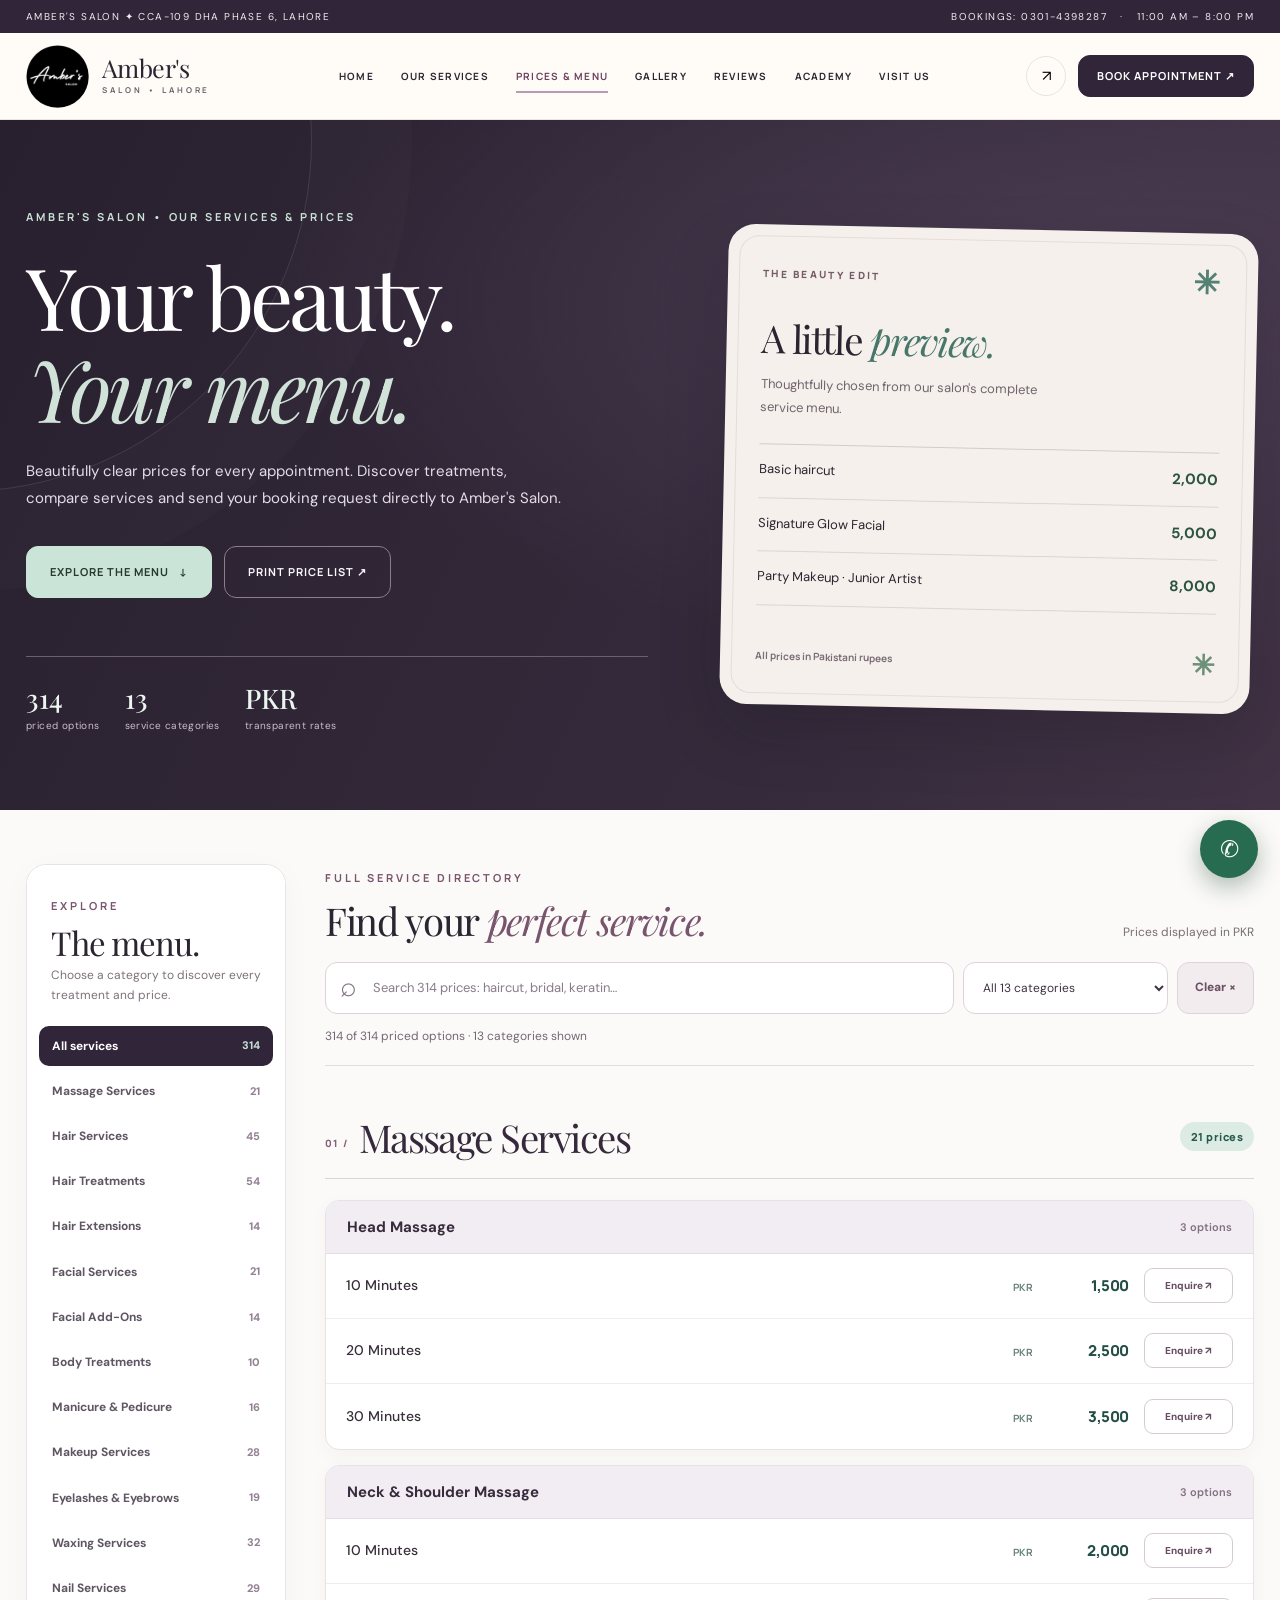
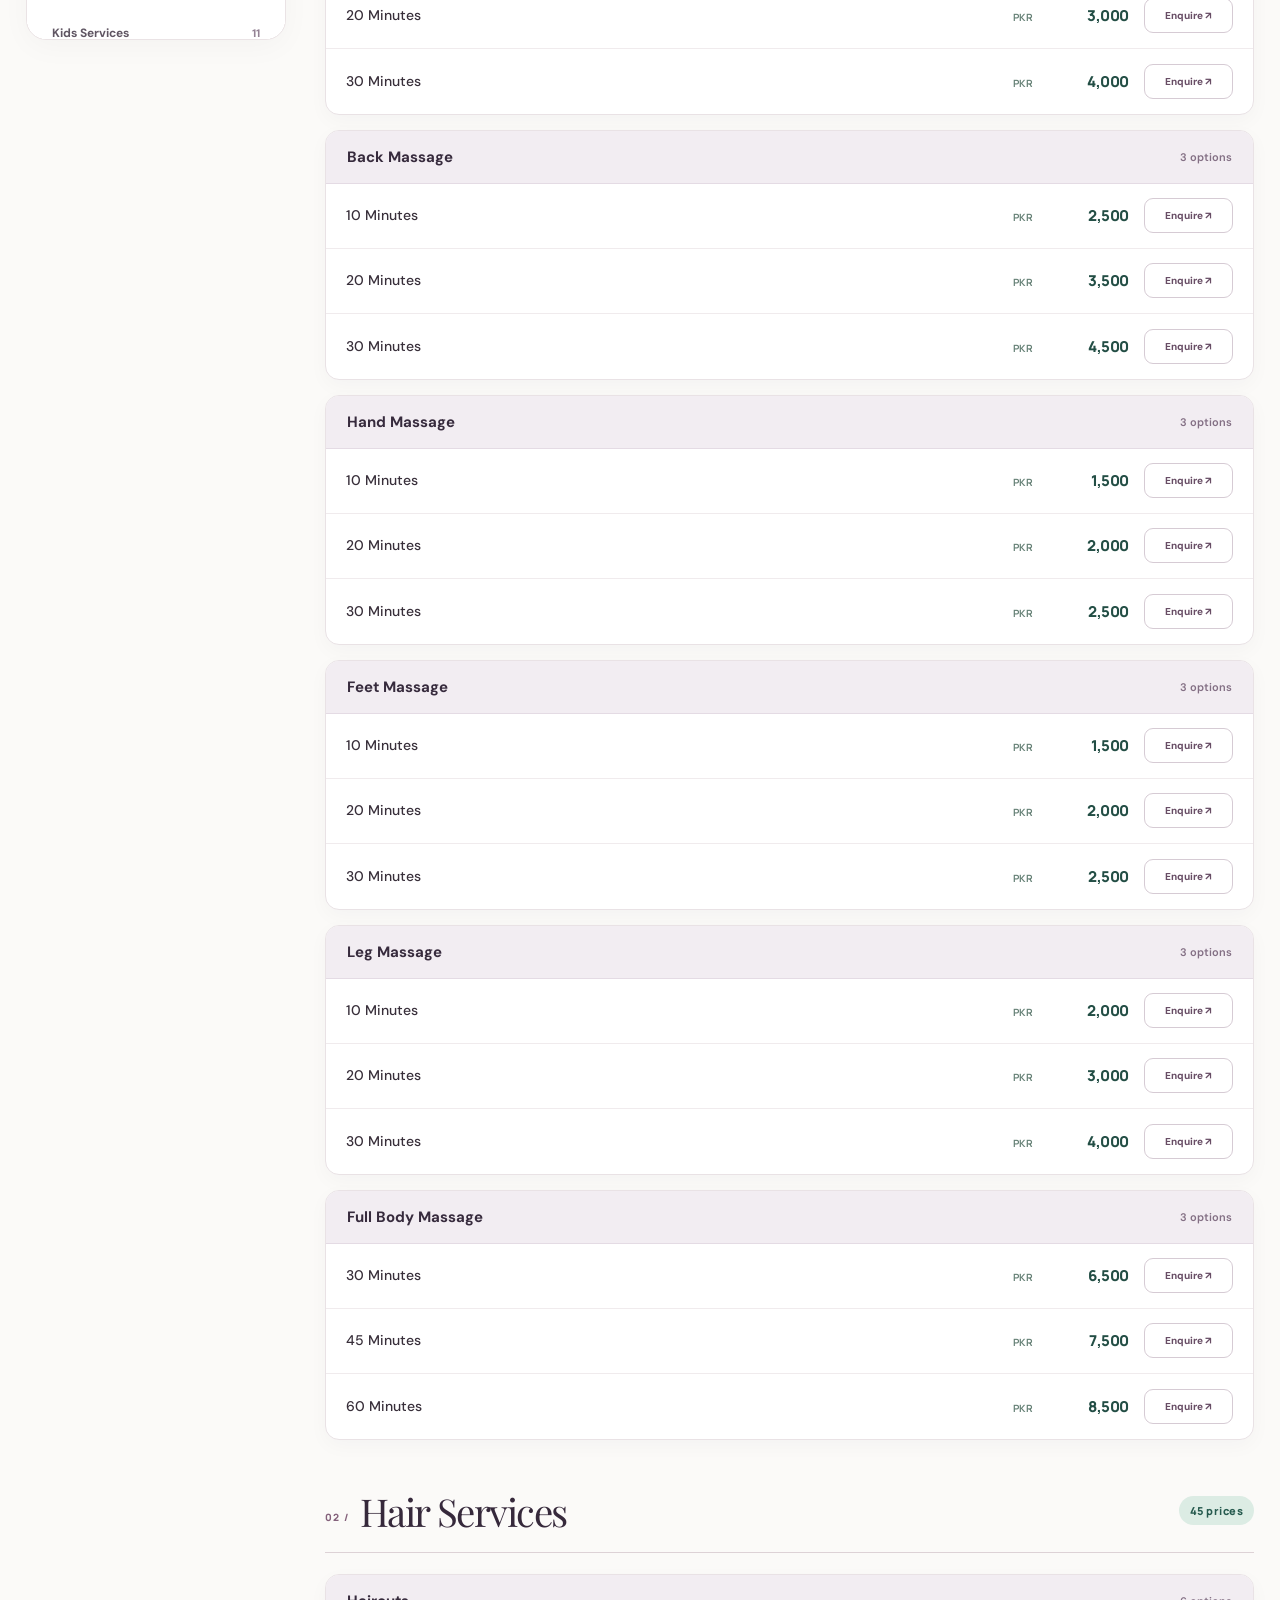
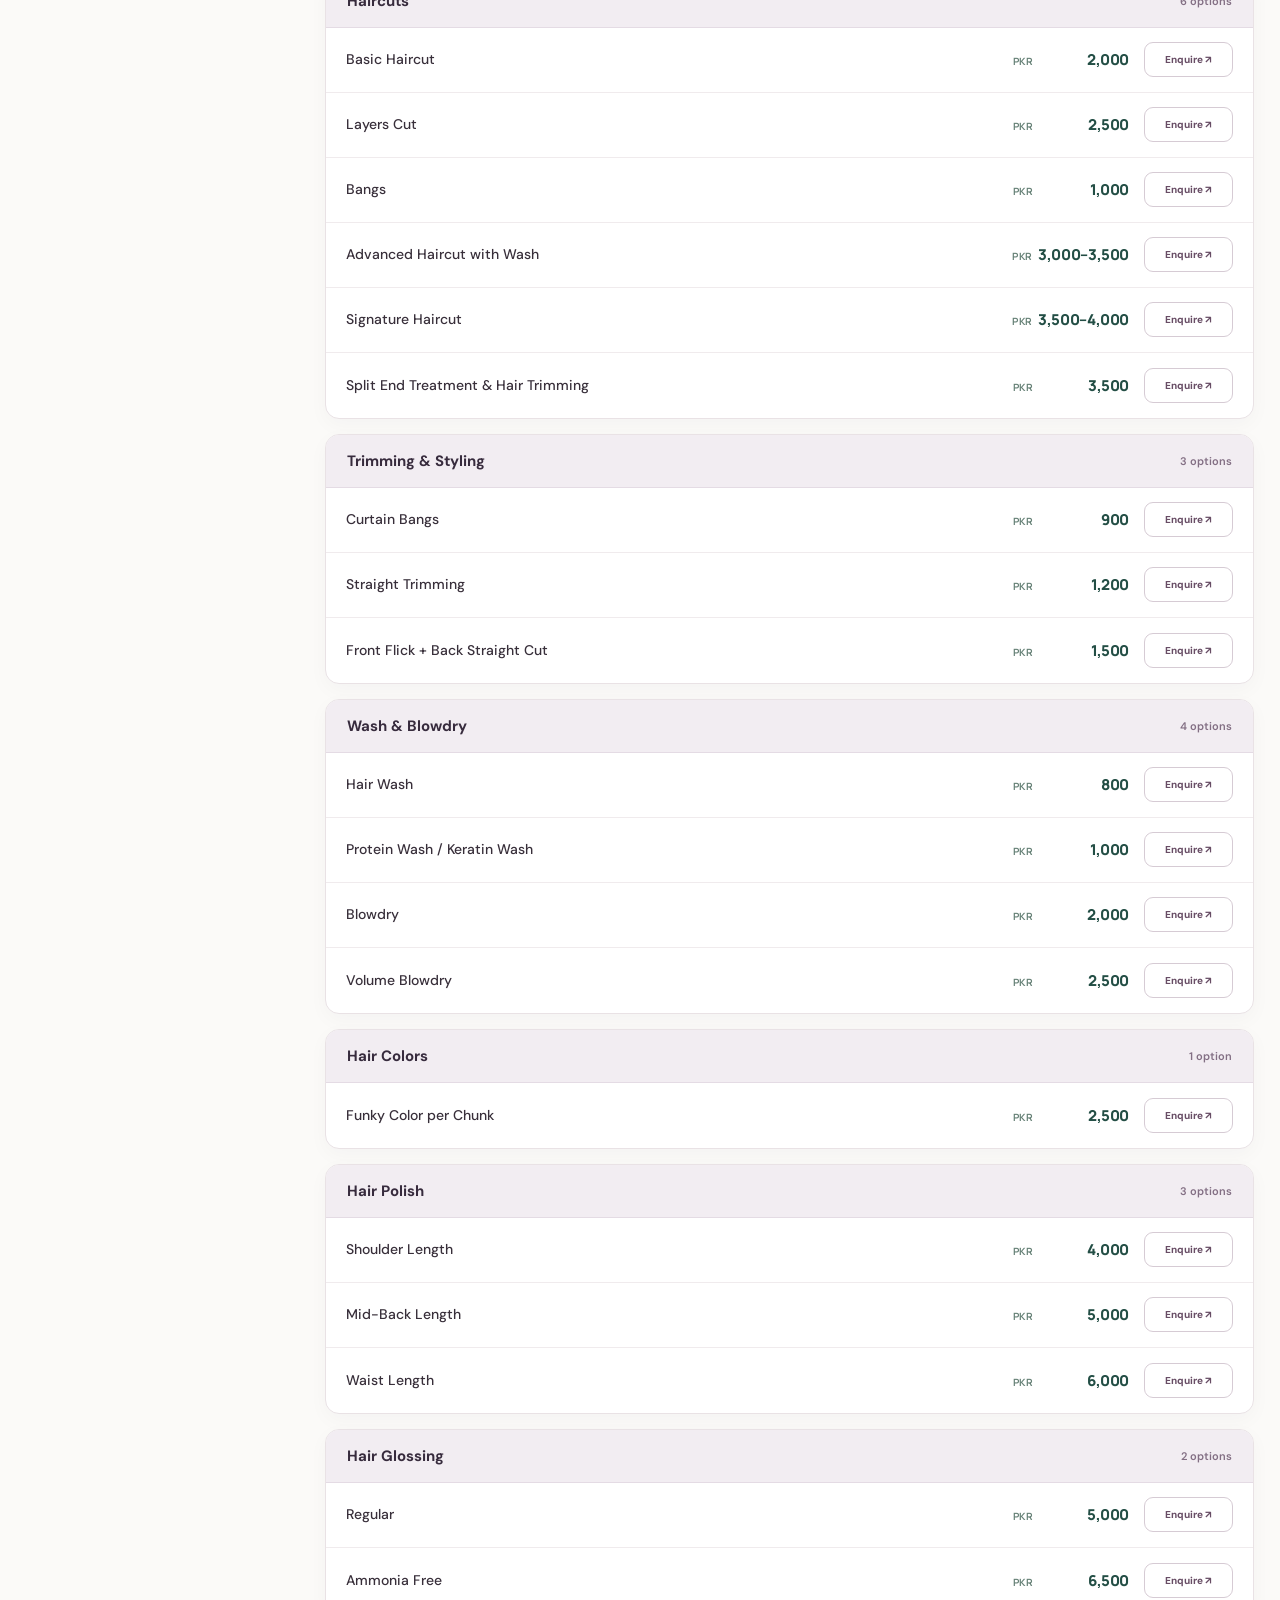
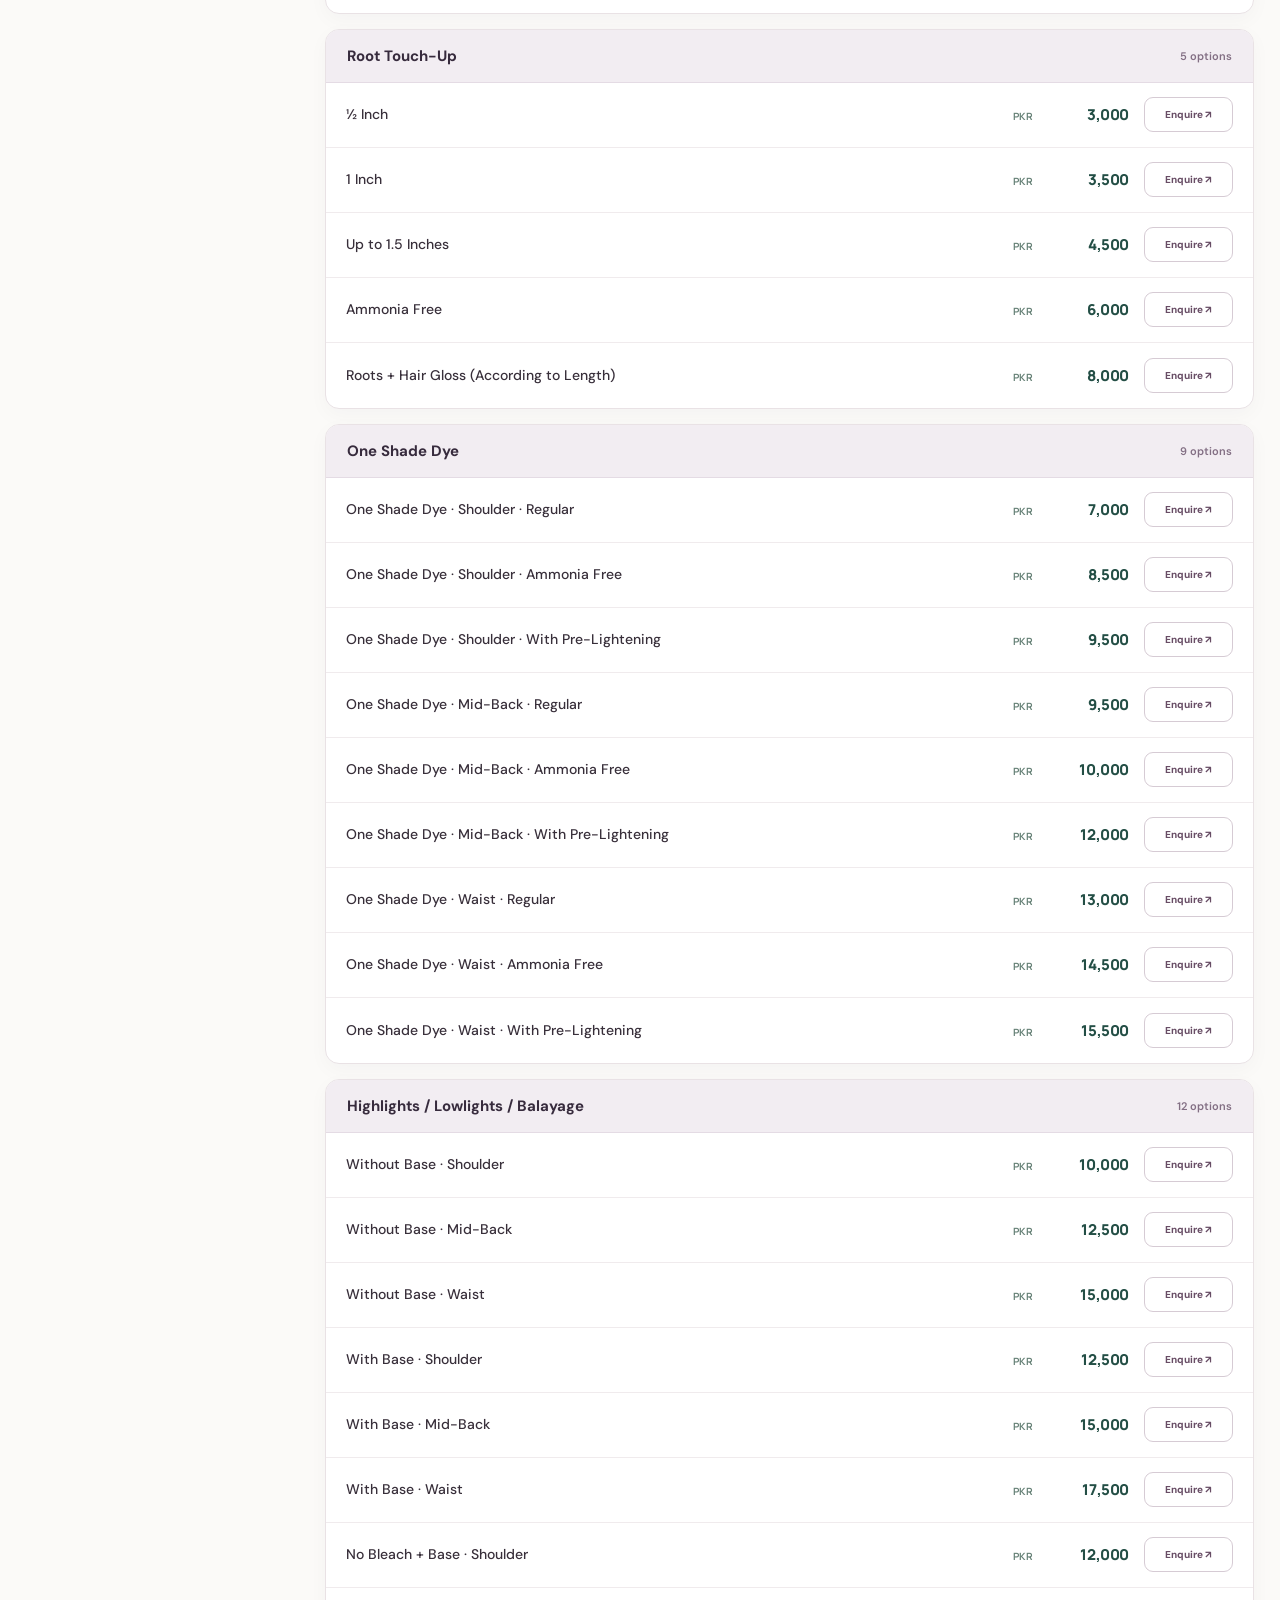
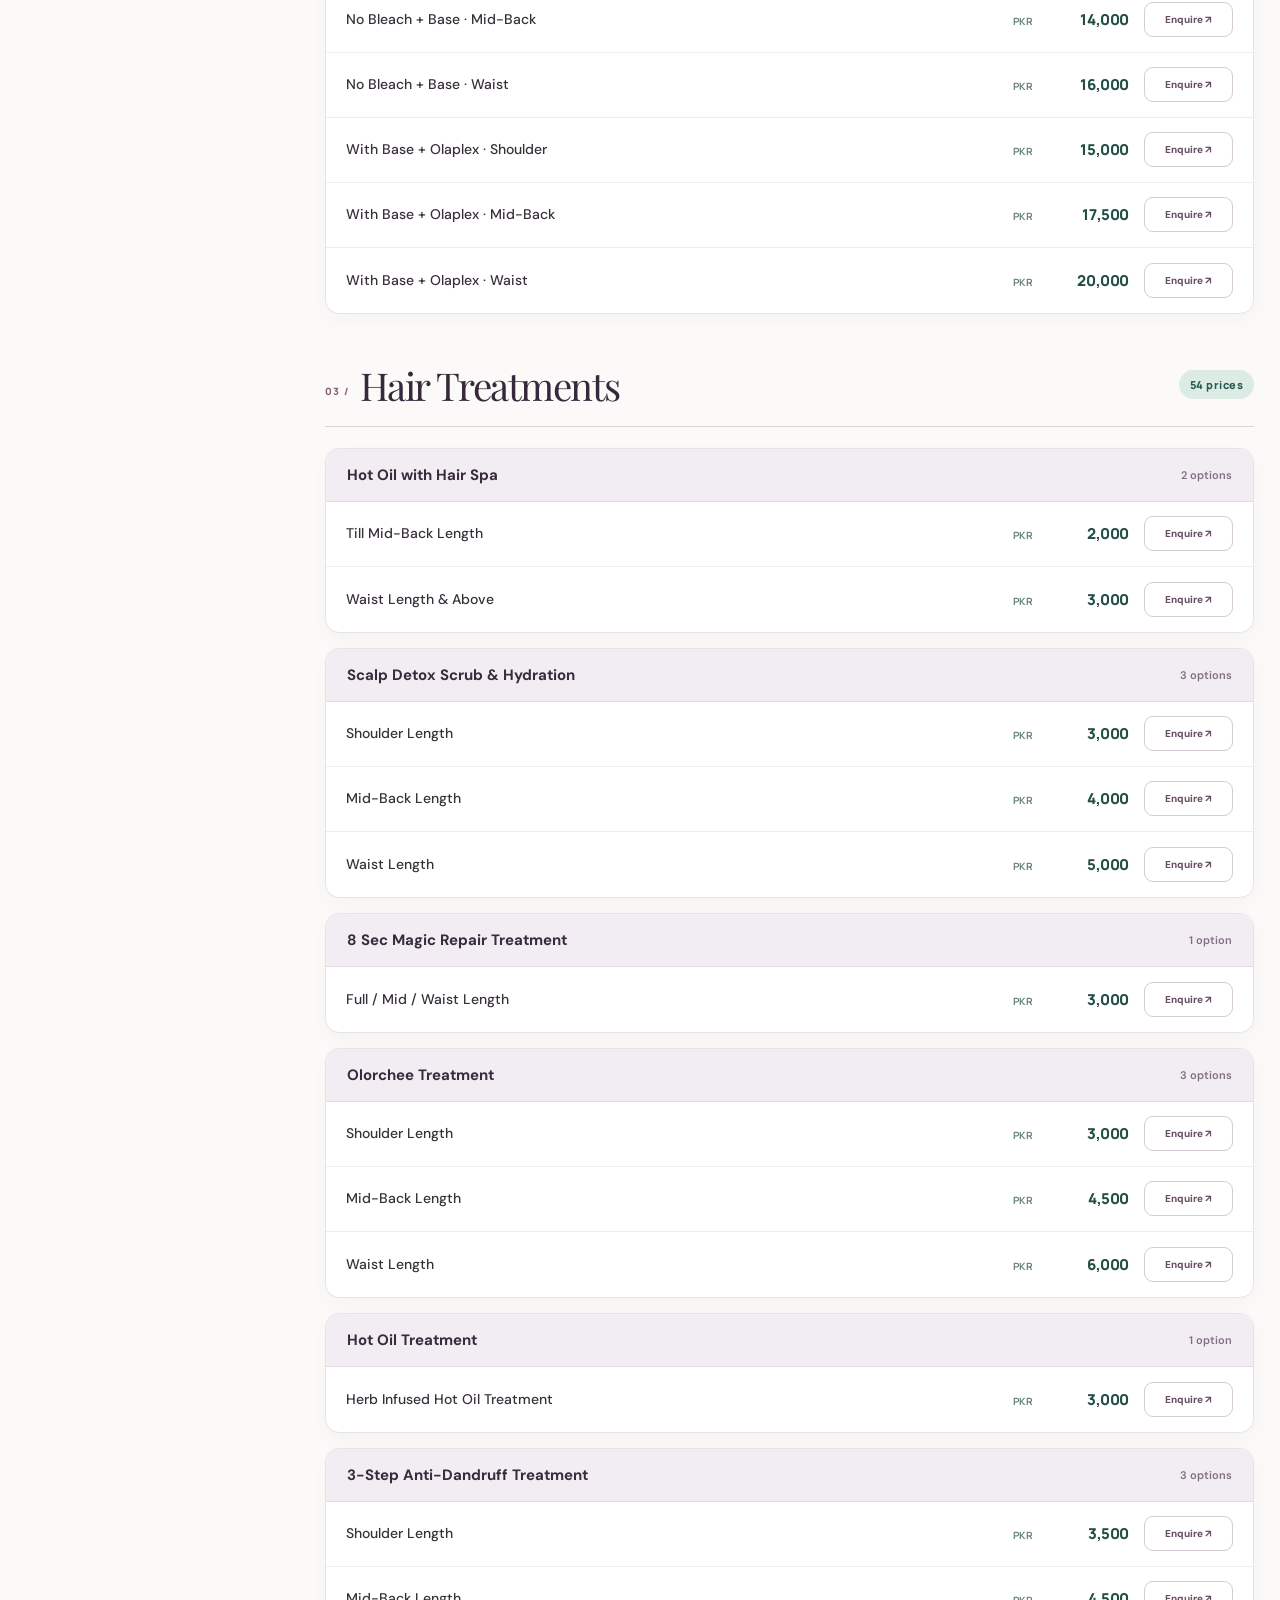
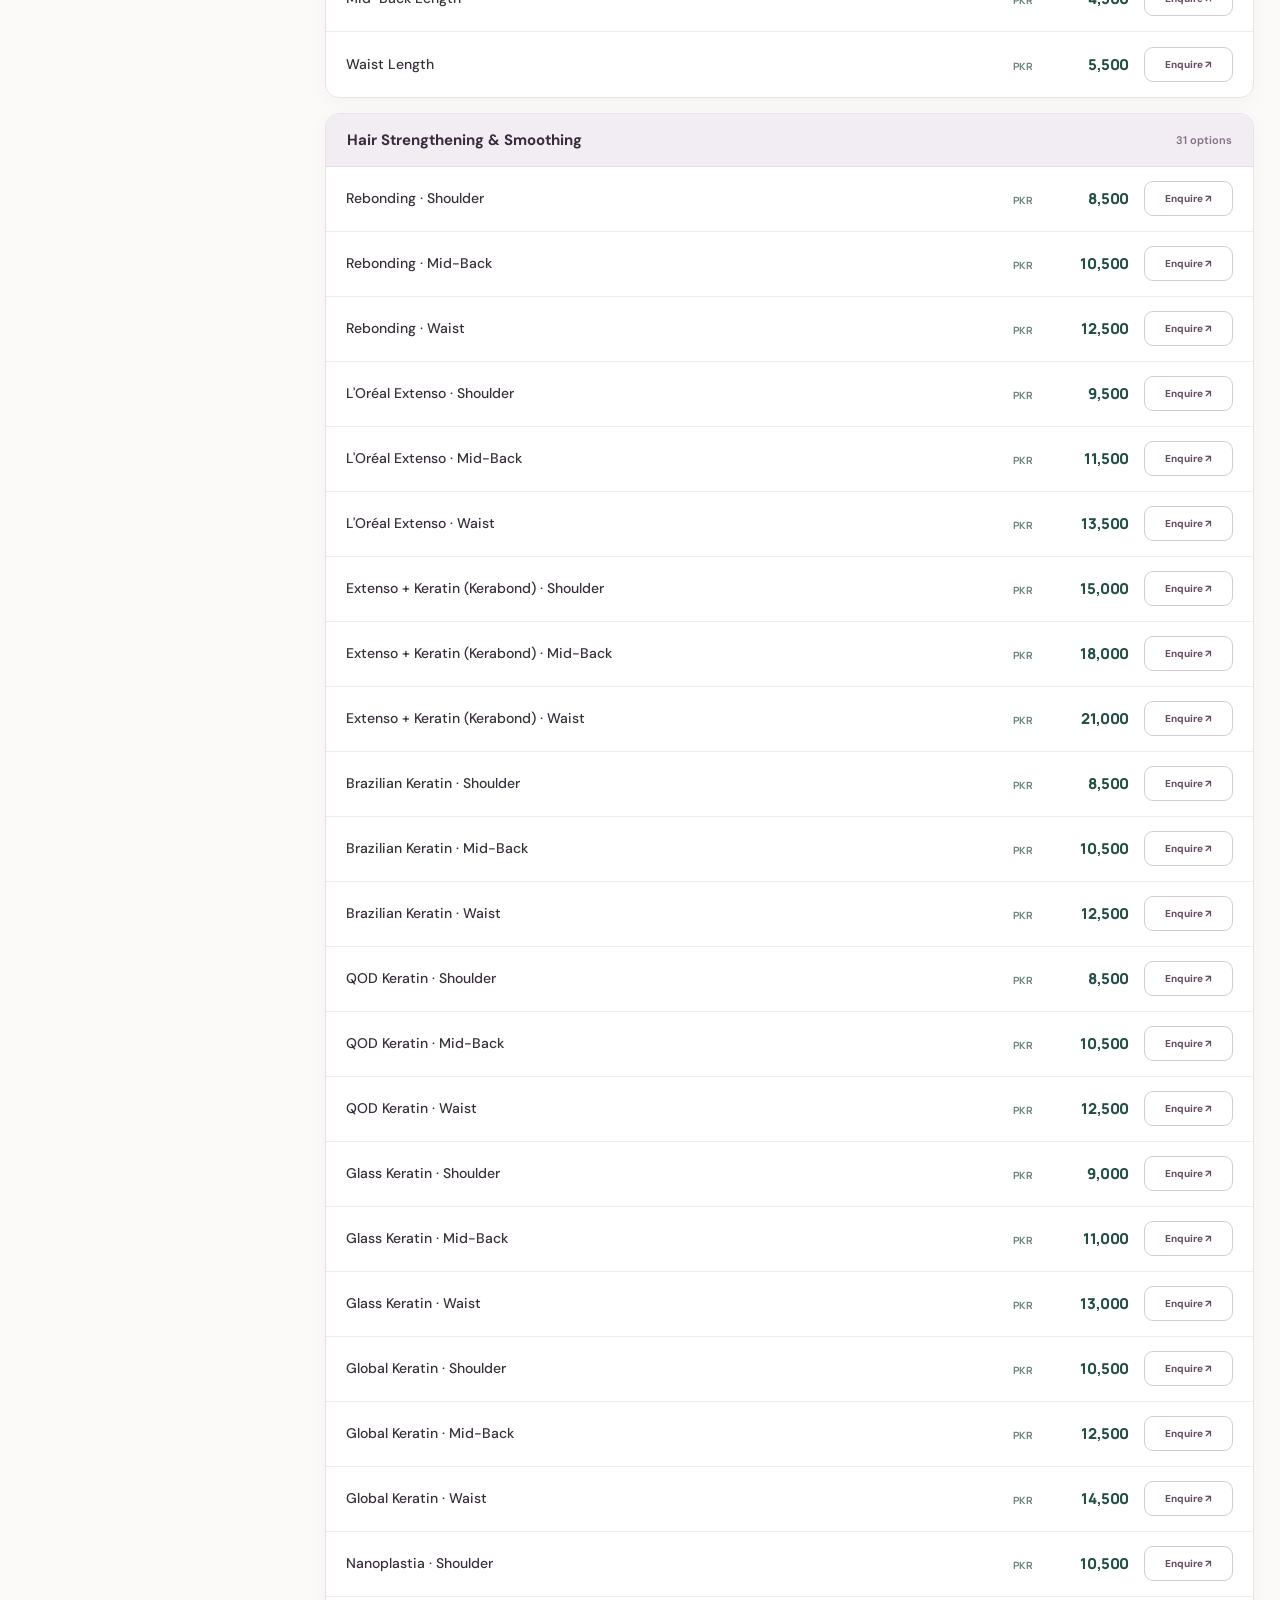
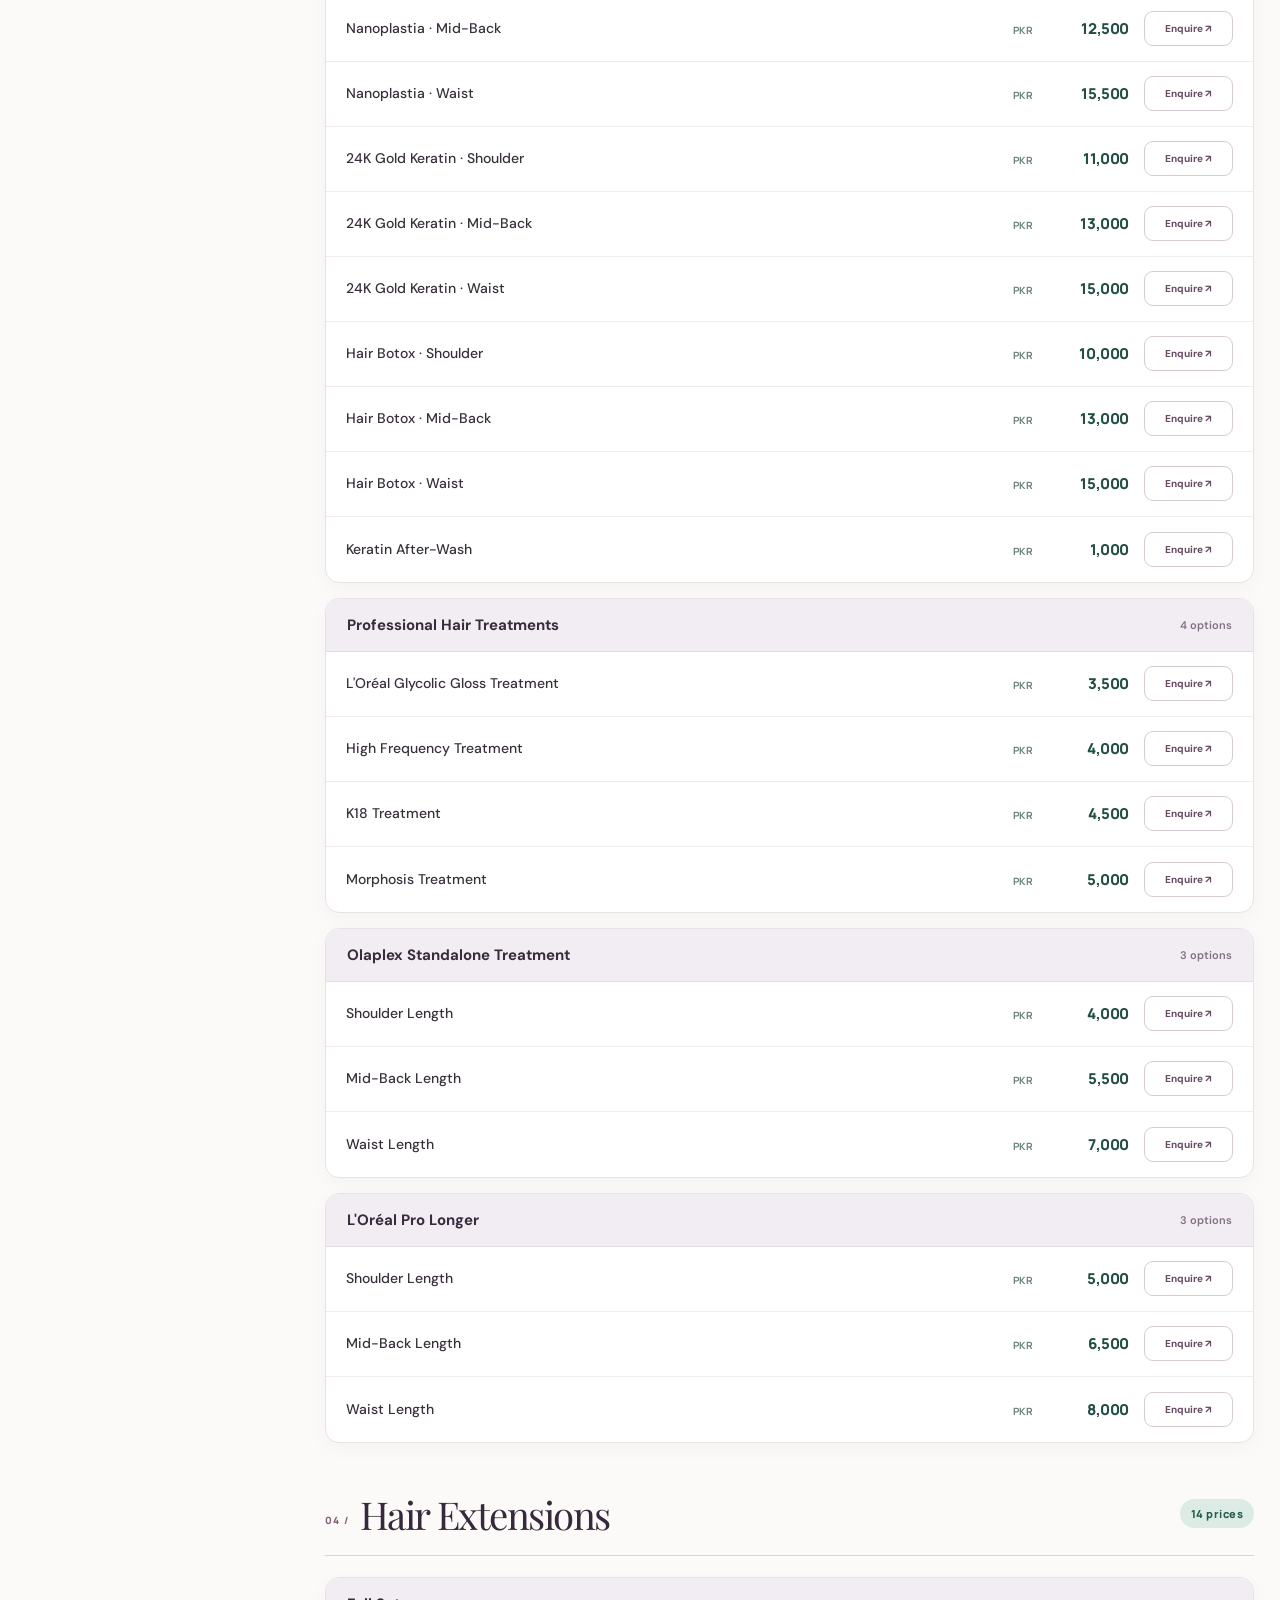
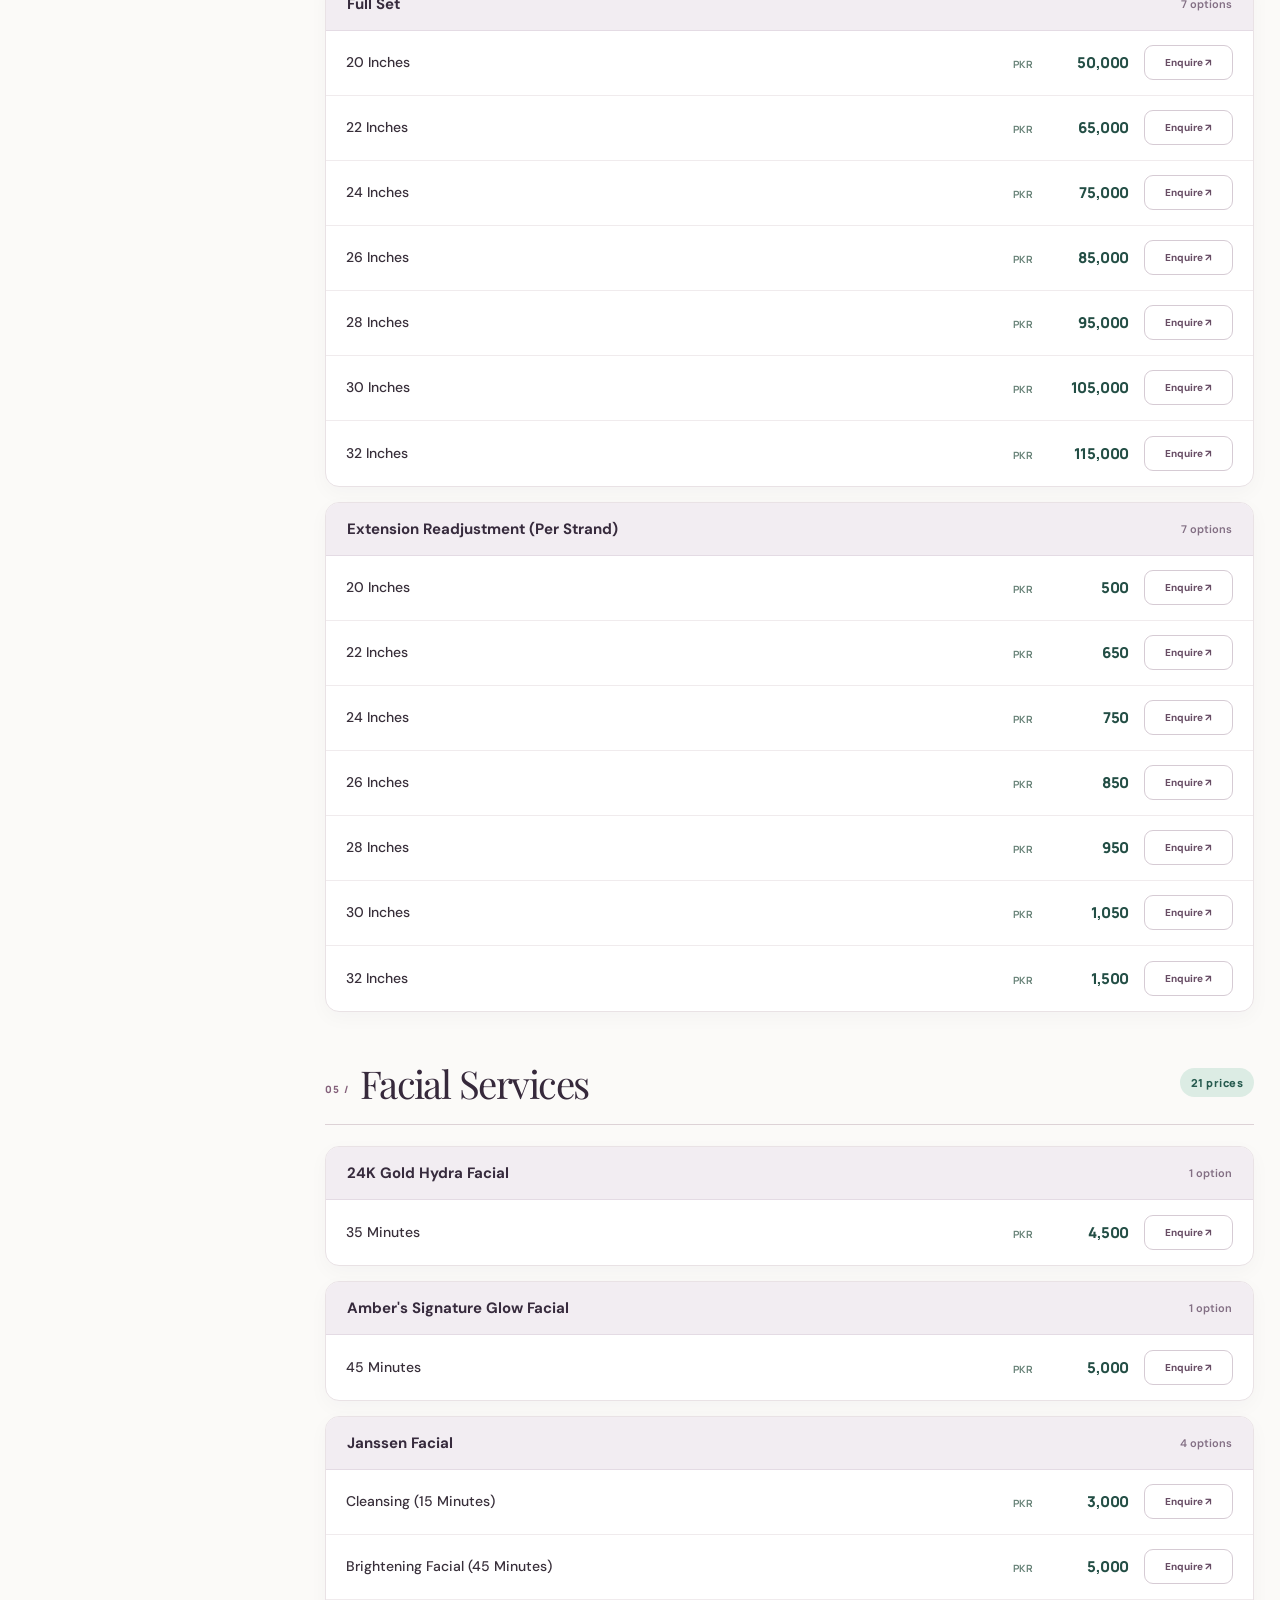
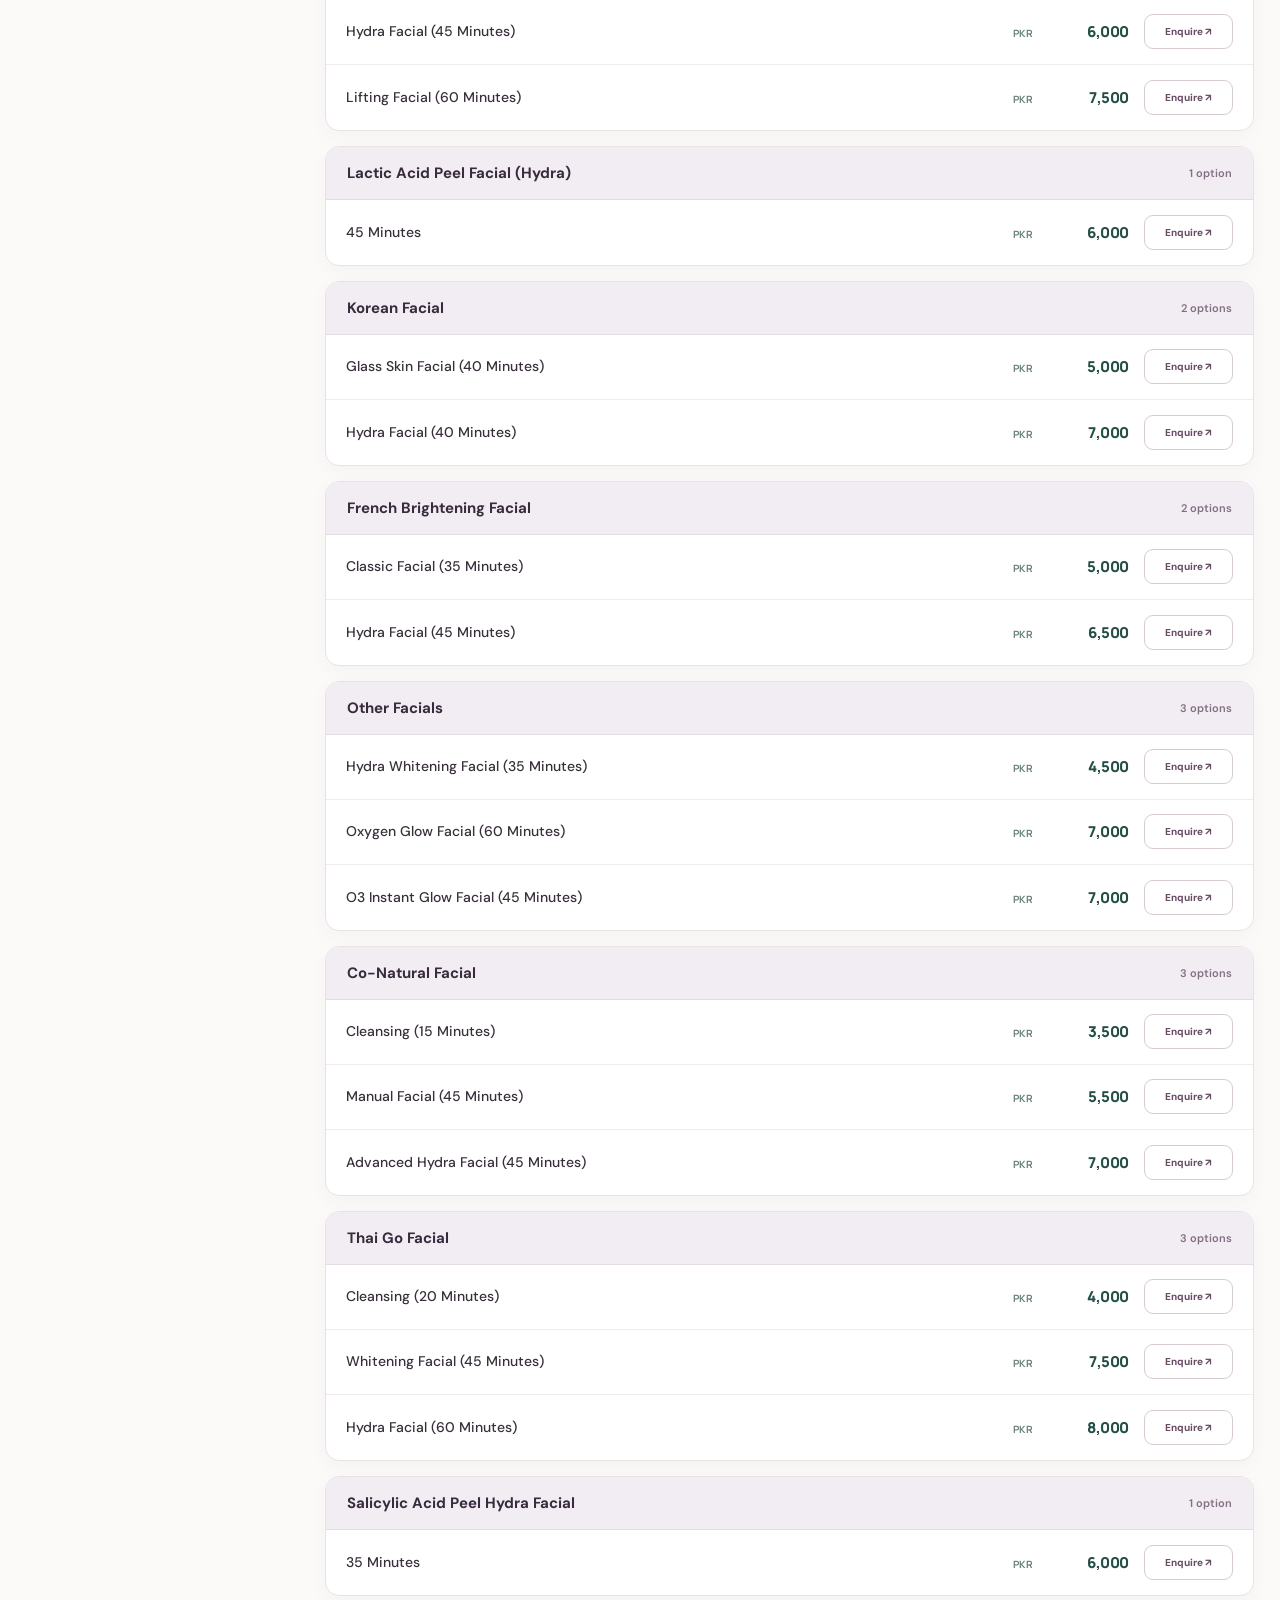
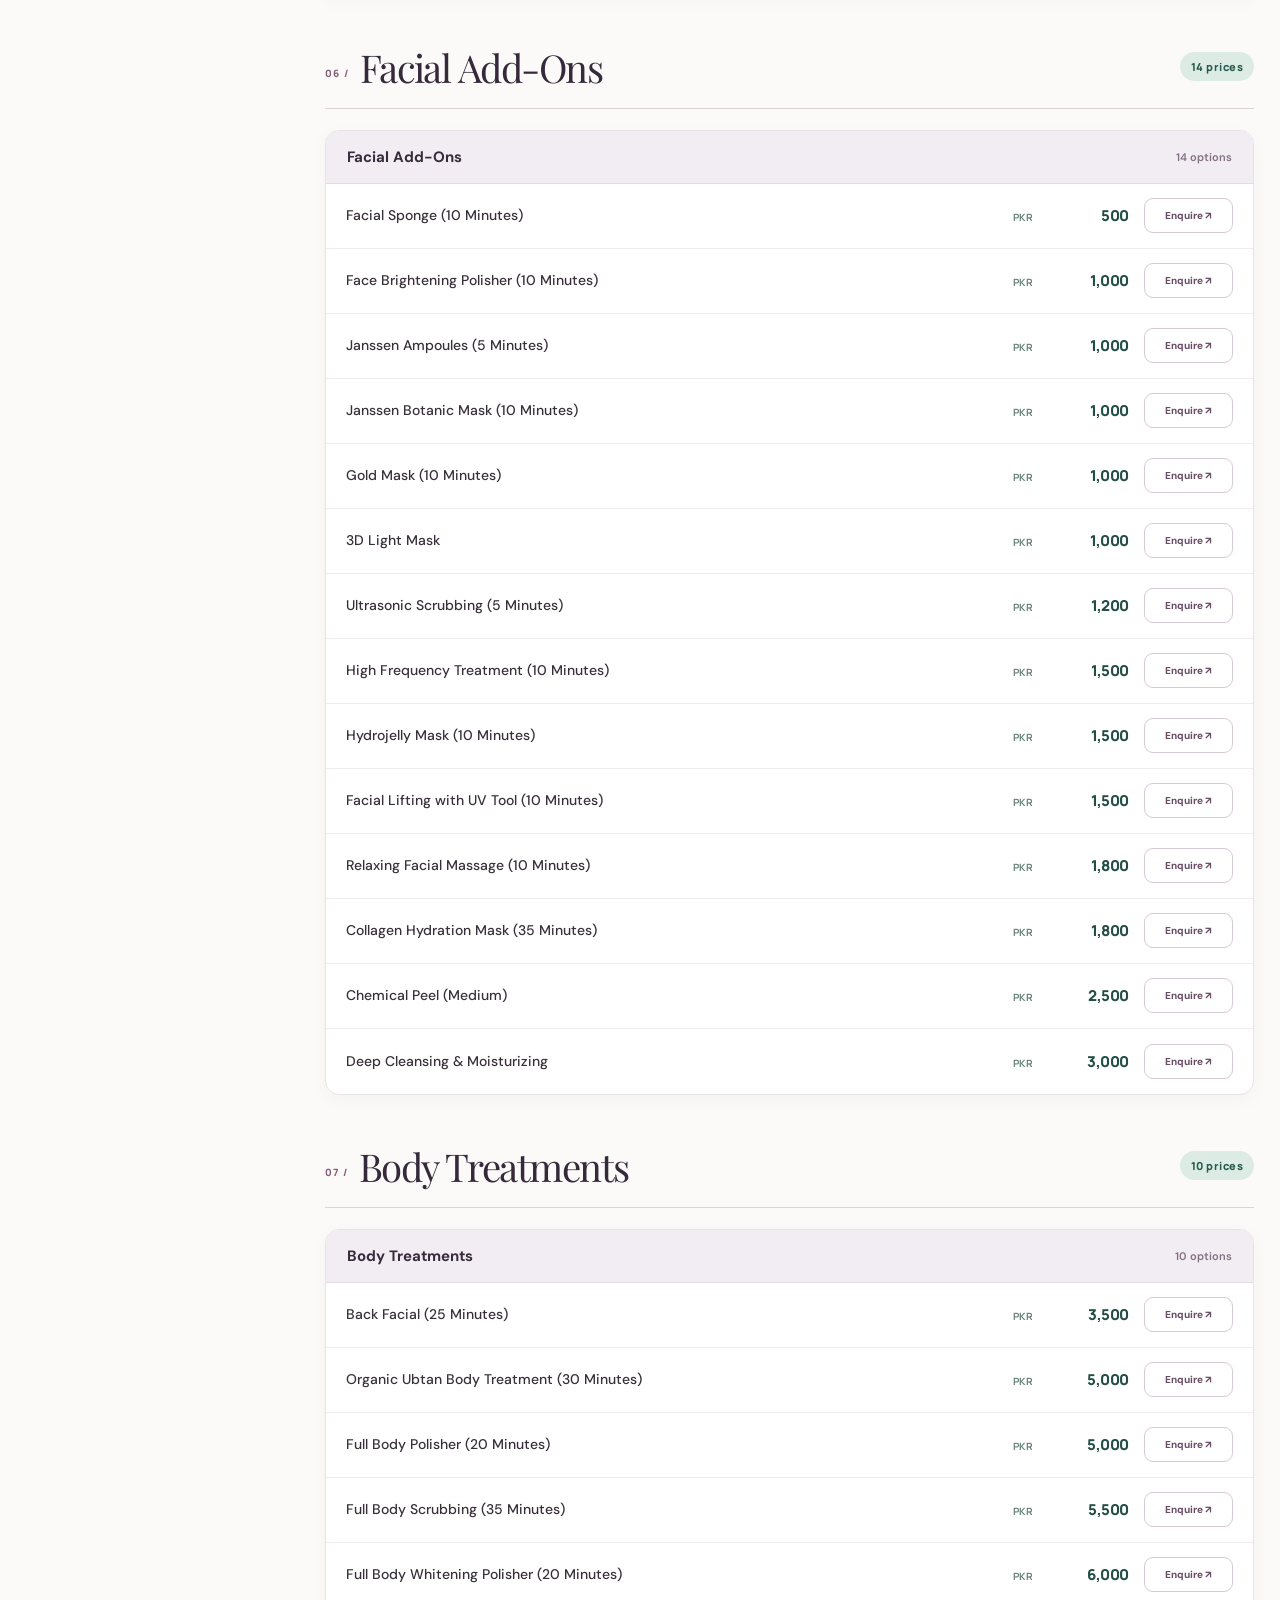
<file: prices.html>
<!DOCTYPE html>
<html lang="en">

<head>
  <meta charset="utf-8" />
  <meta name="viewport" content="width=device-width,initial-scale=1" />

  <!-- Google Search Console Verification -->
  <meta name="google-site-verification" content="-9LZehJ832dJO-Ug7aL99XZYXvYyPXOYe5hWjULN-3w" />

  <!-- Primary SEO Meta Tags (Optimized to Google Limits) -->
  <title>Premium services in Lahore | Amber's Salon | DHA Phase 6</title>
  <meta name="title" content="Price List &amp; Service Menu | Amber's Salon | DHA Phase 6" />
  <meta name="description"
    content="Official price list for Amber's Salon in DHA Phase 6, Lahore. 300+ transparent rates in PKR for hair, makeup, facials, nails &amp; spa. Book: 0301-4398287." />
  <meta name="keywords"
    content="Amber's Salon prices, Lahore salon rates, bridal makeup charges Lahore, haircut prices DHA Phase 6, facial prices Lahore, nail art rates Lahore" />
  <meta name="robots" content="index, follow, max-image-preview:large, max-snippet:-1, max-video-preview:-1" />
  <meta name="author" content="Amber's Salon" />
  <link rel="canonical" href="https://ambersaloon.vercel.app/prices" />
  <link rel="alternate" hreflang="en-pk" href="https://ambersaloon.vercel.app/prices" />
  <link rel="alternate" hreflang="x-default" href="https://ambersaloon.vercel.app/prices" />

  <!-- Local SEO & Geo Tags -->
  <meta name="geo.region" content="PK-PB" />
  <meta name="geo.placename" content="Lahore" />
  <meta name="geo.position" content="31.4720;74.4420" />
  <meta name="ICBM" content="31.4720, 74.4420" />

  <!-- Open Graph / Facebook Meta Tags -->
  <meta property="og:type" content="website" />
  <meta property="og:site_name" content="Amber's Salon" />
  <meta property="og:locale" content="en_PK" />
  <meta property="og:url" content="https://ambersaloon.vercel.app/prices" />
  <meta property="og:title" content="Price List &amp; Service Menu | Amber's Salon | DHA Phase 6" />
  <meta property="og:description"
    content="Official price list for Amber's Salon in DHA Phase 6, Lahore. 300+ transparent rates in PKR for hair, makeup, facials, nails &amp; spa. Book: 0301-4398287." />
  <meta property="og:image" content="https://ambersaloon.vercel.app/assets/stock/hero.jpg" />
  <meta property="og:image:secure_url" content="https://ambersaloon.vercel.app/assets/stock/hero.jpg" />
  <meta property="og:image:width" content="1200" />
  <meta property="og:image:height" content="630" />
  <meta property="og:image:alt" content="Amber's Salon Price List DHA Phase 6 Lahore" />

  <!-- Twitter / X Cards -->
  <meta name="twitter:card" content="summary_large_image" />
  <meta name="twitter:url" content="https://ambersaloon.vercel.app/prices" />
  <meta name="twitter:title" content="Price List &amp; Service Menu | Amber's Salon | DHA Phase 6" />
  <meta name="twitter:description"
    content="Official price list for Amber's Salon in DHA Phase 6, Lahore. 300+ transparent rates in PKR for hair, makeup, facials, nails &amp; spa. Book: 0301-4398287." />
  <meta name="twitter:image" content="https://ambersaloon.vercel.app/assets/stock/hero.jpg" />

  <!-- Theme & Favicons -->
  <meta name="theme-color" content="#2b2232" />
  <link rel="icon" type="image/png" href="assets/img/ambers-logo.png" />
  <link rel="apple-touch-icon" href="assets/img/ambers-logo.png" />

  <!-- Meta Pixel Code -->
  <script>
    !function (f, b, e, v, n, t, s) {
      if (f.fbq) return; n = f.fbq = function () {
        n.callMethod ?
        n.callMethod.apply(n, arguments) : n.queue.push(arguments)
      };
      if (!f._fbq) f._fbq = n; n.push = n; n.loaded = !0; n.version = '2.0';
      n.queue = []; t = b.createElement(e); t.async = !0;
      t.src = v; s = b.getElementsByTagName(e)[0];
      s.parentNode.insertBefore(t, s)
    }(window, document, 'script',
      'https://connect.facebook.net/en_US/fbevents.js');
    fbq('init', '1819814659252165');
    fbq('track', 'PageView');
  </script>
  <noscript><img height="1" width="1" style="display:none"
      src="https://www.facebook.com/tr?id=1819814659252165&ev=PageView&noscript=1" /></noscript>
  <!-- End Meta Pixel Code -->

  <!-- Structured Data / JSON-LD Schema Markup -->
  <script type="application/ld+json">
  {
    "@context": "https://schema.org",
    "@graph": [
      {
        "@type": "WebPage",
        "@id": "https://ambersaloon.vercel.app/prices#webpage",
        "url": "https://ambersaloon.vercel.app/prices",
        "name": "Amber's Salon Price List & Service Menu",
        "description": "Official price list for Amber's Salon in DHA Phase 6, Lahore. 300+ transparent rates in PKR for hair, makeup, facials, nails & spa.",
        "breadcrumb": {
          "@type": "BreadcrumbList",
          "itemListElement": [
            {
              "@type": "ListItem",
              "position": 1,
              "name": "Home",
              "item": "https://ambersaloon.vercel.app/"
            },
            {
              "@type": "ListItem",
              "position": 2,
              "name": "Prices & Menu",
              "item": "https://ambersaloon.vercel.app/prices"
            }
          ]
        }
      },
      {
        "@type": "BeautySalon",
        "@id": "https://ambersaloon.vercel.app/#salon",
        "name": "Amber's Salon",
        "telephone": "+923014398287",
        "priceRange": "PKR 300 - 100,000",
        "address": {
          "@type": "PostalAddress",
          "streetAddress": "CCA-109, DHA Phase 6",
          "addressLocality": "Lahore",
          "addressRegion": "Punjab",
          "postalCode": "54792",
          "addressCountry": "PK"
        }
      }
    ]
  }
  </script>

  <!-- Preconnect & Resource Hints for Performance Optimization -->
  <link rel="preconnect" href="https://fonts.googleapis.com" />
  <link rel="preconnect" href="https://fonts.gstatic.com" crossorigin />
  <link rel="preconnect" href="https://connect.facebook.net" crossorigin />
  <link rel="dns-prefetch" href="https://connect.facebook.net" />
  <link rel="preconnect" href="https://www.facebook.com" crossorigin />
  <link rel="dns-prefetch" href="https://www.facebook.com" />

  <!-- Google Fonts (Optimized parallel loading) -->
  <link href="https://fonts.googleapis.com/css2?family=DM+Sans:wght@400;500;600;700&family=Manrope:wght@400;500;600;700;800&family=Playfair+Display:ital,wght@0,400;0,500;0,600;1,400;1,500&display=swap" rel="stylesheet" />

  <!-- Stylesheets -->
  <link href="assets/styles.css" rel="stylesheet" />
  <link href="assets/refined.css" rel="stylesheet" />
</head>

<body data-page="prices"><a class="skip" href="#main">Skip to content</a>
  <div class="topstrip">
    <div class="container"><span>AMBER'S SALON <span aria-hidden="true">✦</span> CCA-109 DHA PHASE 6, LAHORE</span><a
        class="secondary" href="tel:+923014398287">BOOKINGS: 0301-4398287   ·   11:00 AM – 8:00 PM</a></div>
  </div>
  <header class="header">
    <div class="container navwrap">
      <a aria-label="Amber's Salon home" class="logoanchor" href="/"><img alt="Amber's Salon official logo"
          class="brandlogo" src="assets/img/ambers-logo.png" /><span class="wordbrand">Amber's <small>Salon •
            Lahore</small></span></a>
      <nav aria-label="Main navigation" class="mainnav" id="mainnav"><a data-page="home" href="/">Home</a><a
          href="/#services">Our services</a><a class="nav-price-link" data-page="prices" href="/prices">Prices &amp;
          menu</a><a href="/#gallery">Gallery</a><a href="/#reviews">Reviews</a><a href="/#academy">Academy</a><a
          href="/#visit">Visit us</a></nav>
      <div class="header-right"><button aria-label="Share website" class="icon-btn" id="shareBtn" title="Share website"
          type="button">↗</button><button class="btn dark navcta" data-book="" data-service="General appointment">Book
          appointment ↗</button><button aria-controls="mainnav" aria-expanded="false" aria-label="Open navigation menu"
          class="mobiletoggle" id="mobileToggle" type="button">☰</button></div>
    </div>
  </header>
  <main id="main">
    <section aria-labelledby="priceHeroTitle" class="pricehero">
      <div class="container pricehero-layout">
        <div class="pricehero-content">
          <span class="eyebrow">Amber's Salon • Our services &amp; prices</span>
          <h1 class="serif" id="priceHeroTitle">Your beauty.<br /><em>Your menu.</em></h1>
          <p>Beautifully clear prices for every appointment. Discover treatments, compare services and send your booking
            request directly to Amber's Salon.</p>
          <div class="pricehero-actions"><a class="btn pricehero-button" href="#catalog-start">Explore the menu <span
                aria-hidden="true">↓</span></a><button class="btn print-menu-button" onclick="window.print()"
              type="button">Print price list ↗</button></div>
          <div class="menu-metrics">
            <div><strong>314</strong><span>priced options</span></div>
            <div><strong>13</strong><span>service categories</span></div>
            <div><strong>PKR</strong><span>transparent rates</span></div>
          </div>
        </div>
        <div aria-label="Sample salon prices" class="hero-menu-card">
          <div class="hero-card-upper"><span>THE BEAUTY EDIT</span><span>✳</span></div>
          <h2 class="serif">A little <em>preview.</em></h2>
          <p>Thoughtfully chosen from our salon's complete service menu.</p>
          <div class="mini-price-lines">
            <div><span>Basic haircut</span><b>2,000</b></div>
            <div><span>Signature Glow Facial</span><b>5,000</b></div>
            <div><span>Party Makeup · Junior Artist</span><b>8,000</b></div>
          </div>
          <span class="hero-card-foot">All prices in Pakistani rupees <span aria-hidden="true">✳</span></span>
        </div>
      </div>
    </section>
    <div class="container catalog-wrap" id="catalog-start">
      <aside aria-label="Filter by service category" class="catalog-nav" id="priceCategories">
        <div class="menu-aside-title"><span class="eyebrow">Explore</span>
          <h2 class="serif">The menu.</h2>
          <p>Choose a category to discover every treatment and price.</p>
        </div>
        <div class="category-filter-list" id="categoryFilterList"></div>
        <p class="aside-help">Need assistance? <a href="tel:+923014398287">Call 0301-4398287 ↗</a></p>
      </aside>
      <div class="catalog-results-column">
        <div class="catalog-tools">
          <div class="catalog-topline">
            <div><span class="eyebrow">Full service directory</span>
              <h2 class="serif">Find your <em>perfect service.</em></h2>
            </div><span class="catalog-list-note">Prices displayed in PKR</span>
          </div>
          <div class="bar">
            <div class="catalog-search-wrap"><span aria-hidden="true">⌕</span><input
                aria-label="Search salon services and prices" class="input" id="priceSearch"
                placeholder="Search 314 prices: haircut, bridal, keratin…" type="search" /></div><select
              aria-label="Filter price category" class="select" id="priceFilter">
              <option value="all">All 13 categories</option>
            </select><button class="clear-button" id="clearSearch" type="button">Clear ×</button>
          </div>
          <div aria-live="polite" class="results-summary" id="resultsCount">Loading full service menu…</div>
        </div>
        <div aria-live="polite" id="catalog"></div>
        <div class="price-disclaimer"><strong>Important:</strong> Prices are in PKR and are subject to change without
          prior notice. Terms and conditions apply. For hair extensions, consultation is recommended and maintenance
          charges may apply. For henna, charges may vary by design. All bookings and final costs should be confirmed
          directly with Amber's Salon.</div>
        <div class="catalog-bottom-book">
          <div><span class="eyebrow">Your appointment awaits</span>
            <h3 class="serif">Ready for some <em>me-time?</em></h3>
            <p>Send your preferred service and time to Amber's Salon. Your appointment is confirmed by our team
              directly.</p>
          </div><button class="btn dark" data-book="" data-service="General appointment" type="button">Book on WhatsApp
            ↗</button>
        </div>
      </div>
    </div>
  </main>
  <footer>
    <div class="container">
      <div class="foot-grid">
        <div><a class="footbrand" href="/"><img alt="Amber's Salon logo"
              src="assets/img/ambers-logo.png" /><span>Amber's Salon</span></a>
          <p>Hair · Makeup · Skin · Nails · Academy<br />CCA-109 DHA Phase 6, Lahore</p>
          <div class="socials"><a aria-label="Instagram" href="https://www.instagram.com/ambersalon.official/?hl=en"
              rel="noopener noreferrer" target="_blank" title="Instagram">◎</a><a aria-label="WhatsApp"
              href="https://wa.me/923014398287" rel="noopener noreferrer" target="_blank" title="WhatsApp">✆</a><a
              aria-label="Call salon" href="tel:+923014398287" title="Call salon">☎</a></div>
        </div>
        <div>
          <h4>Explore</h4>
          <div class="footlinks"><a href="/#services">Services</a><a href="/prices">Full price list</a><a
              href="/#gallery">Gallery</a><a href="/#reviews">Client reviews</a><a href="/#academy">Academy</a></div>
        </div>
        <div>
          <h4>Visit &amp; book</h4>
          <div class="footlinks"><a
              href="https://www.google.com/maps/search/?api=1&amp;query=CCA-109%2C%20DHA%20Phase%206%2C%20Lahore"
              rel="noopener noreferrer" target="_blank">CCA-109, DHA Phase 6, Lahore ↗</a><a
              href="tel:+923014398287">0301-4398287</a><span>Timings: 11:00 AM – 8:00 PM</span><a
              href="https://wa.me/923014398287" rel="noopener noreferrer" target="_blank">WhatsApp appointments ↗</a><a
              href="https://www.instagram.com/ambersalon.official/?hl=en" rel="noopener noreferrer"
              target="_blank">@ambersalon.official ↗</a></div>
        </div>
      </div>
      <div class="bottom"><span>© <span id="year"></span> Amber's Salon. All rights reserved.</span><span>Crafted for
          your beauty moments in Lahore.</span></div>
    </div>
  </footer><a aria-label="Message Amber's Salon on WhatsApp" class="floatwa" href="https://wa.me/923014398287"
    rel="noopener noreferrer" target="_blank" title="Book on WhatsApp">✆</a>
  <div aria-labelledby="bookingTitle" aria-modal="true" class="modal" hidden="" id="bookingModal" role="dialog">
    <div class="modal-content"><button aria-label="Close appointment form" class="modal-close" id="closeModal"
        type="button">×</button><span class="eyebrow">Your beauty appointment</span>
      <h2 id="bookingTitle">Book a visit</h2>
      <p>Complete the details below to open a pre-filled appointment request in WhatsApp. Booking is confirmed only by
        the salon.</p>
      <form id="bookingForm">
        <div class="field"><label for="bService">Service</label><input class="input" id="bService" maxlength="150"
            name="service" required="" /></div>
        <div class="field"><label for="bName">Name</label><input class="input" id="bName" maxlength="100" name="name"
            placeholder="Your name" required="" /></div>
        <div style="display:grid;grid-template-columns:1fr 1fr;gap:12px">
          <div class="field"><label for="bDate">Preferred date</label><input class="input" id="bDate" name="date"
              required="" type="date" /></div>
          <div class="field"><label for="bTime">Preferred time</label><select class="select" id="bTime" name="time"
              required="">
              <option value="">Select time</option>
              <option>11:00 AM</option>
              <option>12:00 PM</option>
              <option>1:00 PM</option>
              <option>2:00 PM</option>
              <option>3:00 PM</option>
              <option>4:00 PM</option>
              <option>5:00 PM</option>
              <option>6:00 PM</option>
              <option>7:00 PM</option>
            </select></div>
        </div>
        <div class="field"><label for="bNote">Notes (optional)</label><textarea class="textarea" id="bNote"
            maxlength="350" placeholder="Any treatment preferences or questions..."></textarea></div><button
          class="btn dark" type="submit">Continue to WhatsApp ↗</button>
        <p class="micro">No payment or booking confirmation takes place on this website.</p>
      </form>
    </div>
  </div>
  <div class="share-note" hidden="" id="shareToast" role="status"></div>
  <script defer="" src="assets/site.js"></script>
  <script defer="" src="assets/prices-data.js"></script>
  <script defer="" src="assets/prices.js"></script>
</body>

</html>
</file>
<file: assets/styles.css>
:root{--ink:#261b1b;--muted:#6e625d;--rose:#ab7569;--rose-2:#d6ada2;--paper:#fffaf7;--off:#f6efe9;--line:#e7dcd5;--cocoa:#302323;--gold:#b29472;--w:1240px;--shadow:0 18px 65px rgba(44,30,32,.09)}
*{box-sizing:border-box}html{scroll-behavior:smooth;scroll-padding-top:90px}body{margin:0;font:15px/1.75 'DM Sans',sans-serif;color:var(--ink);background:var(--paper);-webkit-font-smoothing:antialiased}img{display:block;max-width:100%}button,input,textarea,select{font:inherit}button{cursor:pointer}a{color:inherit;text-decoration:none}button:focus-visible,a:focus-visible,input:focus-visible,textarea:focus-visible,select:focus-visible{outline:3px solid #bd877f;outline-offset:3px}::selection{background:#d8afa1;color:#311d1f}.container{width:min(calc(100% - 52px),var(--w));margin-inline:auto}.muted{color:var(--muted)}.eyebrow{font:700 11px/1.5 'Manrope',sans-serif;letter-spacing:.27em;text-transform:uppercase;color:var(--rose)}.serif{font-family:'Playfair Display',Georgia,serif;font-weight:400;line-height:1.14;letter-spacing:-.035em}em{font-style:italic;color:var(--rose)}.btn{min-height:50px;display:inline-flex;align-items:center;justify-content:center;gap:10px;padding:12px 23px;font:700 11px/1.4 'Manrope',sans-serif;letter-spacing:.13em;text-transform:uppercase;border:1px solid var(--cocoa);border-radius:2px;transition:transform .25s,background .25s,color .25s;text-align:center}.btn:hover{transform:translateY(-2px)}.btn.dark{background:var(--cocoa);color:#fff}.btn.dark:hover{background:#5e3f43}.btn.outline{border:1px solid #c9b6ac;background:transparent;color:var(--ink)}.btn.outline:hover{background:#f2e5df}.btn.rose{background:#b78377;color:#fff;border-color:#b78377}.btn.rose:hover{background:#96685f}.linkline{font:700 11px 'Manrope',sans-serif;text-transform:uppercase;letter-spacing:.14em;border-bottom:1px solid #ab8378;padding-bottom:8px;display:inline-block}.linkline:hover{color:var(--rose)}.skip{position:fixed;z-index:9999;top:-100px;left:16px;background:#fff;padding:10px}.skip:focus{top:10px}
.topstrip{background:var(--cocoa);color:#f8e9e0;min-height:33px;font-size:10px;letter-spacing:.14em}.topstrip .container{display:flex;justify-content:space-between;gap:18px;align-items:center;min-height:33px}.topstrip a:hover{color:#eab7a8}.header{background:#fffaf7f2;backdrop-filter:blur(15px);border-bottom:1px solid #eee4df;position:sticky;top:0;z-index:50}.navwrap{min-height:86px;display:flex;align-items:center;gap:25px}.logoanchor{display:flex;align-items:center;gap:13px;min-width:217px}.brandlogo{width:63px;height:63px;object-fit:contain;border-radius:50%}.wordbrand{font:400 25px/1.1 'Playfair Display',serif;letter-spacing:-.025em}.wordbrand small{display:block;font:700 8px/2 'Manrope',sans-serif;letter-spacing:.37em;text-transform:uppercase;color:var(--muted)}.mainnav{display:flex;align-items:center;gap:27px;margin:auto}.mainnav a{font:700 10px/1.6 'Manrope',sans-serif;letter-spacing:.125em;text-transform:uppercase;transition:color .2s}.mainnav a:hover,.mainnav a[aria-current=page]{color:var(--rose)}.navcta{min-height:41px;padding-inline:18px}.mobiletoggle{border:1px solid var(--line);background:transparent;width:44px;height:44px;border-radius:50%;display:none;align-items:center;justify-content:center;font-size:23px}.header-right{display:flex;align-items:center;gap:12px}.icon-btn{width:40px;height:40px;border-radius:50%;display:inline-grid;place-items:center;border:1px solid var(--line);background:transparent}.icon-btn:hover{background:var(--off)}
.hero{min-height:690px;position:relative;overflow:hidden;background:linear-gradient(115deg,#f7f0eb,#fbf7f4 64%,#f1e5dc)}.hero::before{content:'';position:absolute;left:-180px;bottom:-290px;width:570px;height:570px;border-radius:50%;background:radial-gradient(circle,#e8c2b452,transparent 70%)}.hero .container{min-height:690px;display:grid;grid-template-columns:1.03fr 1fr;align-items:center;gap:40px}.hero-copy{padding-block:75px;z-index:1}.hero h1{font-size:clamp(64px,7vw,104px);margin:20px 0 24px;max-width:680px}.hero p{max-width:460px;font-size:15px;line-height:1.95;color:#796a63}.hero .actions{display:flex;flex-wrap:wrap;gap:12px;margin:31px 0}.mini-stats{display:flex;gap:25px;flex-wrap:wrap;margin-top:45px;padding-top:20px;border-top:1px solid #e0d0c7}.mini-stats span{font-size:11px;letter-spacing:.04em;color:#7b6962}.mini-stats b{display:block;font:500 18px 'Playfair Display',serif;color:var(--ink)}.hero-stage{height:590px;position:relative;display:grid;place-items:center}.hero-stage .arch-back{position:absolute;width:82%;height:90%;right:1%;top:1%;background:#c1988a;border-radius:48% 48% 4px 4px/43% 43% 4px 4px;transform:rotate(-5deg);opacity:.55}.arch-photo{width:76%;height:87%;position:absolute;right:7%;top:5%;overflow:hidden;border-radius:48% 48% 4px 4px/43% 43% 4px 4px;background:#be9488;box-shadow:0 30px 70px #533e3428}.arch-photo img{height:100%;width:100%;object-fit:cover;filter:saturate(.68) sepia(.08);transition:transform .8s}.arch-photo:hover img{transform:scale(1.05)}.arch-photo:after{content:'';position:absolute;inset:0;background:linear-gradient(0deg,#3620206b,transparent 55%)}.stagecaption{position:absolute;right:11%;bottom:12%;z-index:2;color:#fff;font:italic 28px 'Playfair Display',serif}.roundstamp{position:absolute;left:2%;top:12%;width:140px;height:140px;border-radius:50%;background:#fffcf9;box-shadow:var(--shadow);display:grid;place-items:center;text-align:center;z-index:3;transform:rotate(-8deg);font:700 11px 'Manrope',sans-serif;letter-spacing:.15em;padding:20px}.roundstamp strong{display:block;font:italic 27px 'Playfair Display',serif;color:var(--rose);letter-spacing:0}.marginal{position:absolute;right:-34px;top:44%;transform:rotate(90deg);font:700 9px 'Manrope',sans-serif;letter-spacing:.22em;color:#79655d}.ticker{border-block:1px solid var(--line);background:#fffaf7;padding:17px 0;overflow:hidden}.ticker-inner{display:flex;gap:45px;white-space:nowrap;font:italic 18px 'Playfair Display',serif;color:#65514e;width:max-content;animation:marquee 39s linear infinite}.ticker-inner i{color:var(--gold);font-size:12px;font-style:normal}@keyframes marquee{to{transform:translateX(-50%)}}
.section{padding:110px 0}.section-head{display:flex;align-items:end;justify-content:space-between;gap:28px;margin-bottom:43px}.section-head h2{font-size:clamp(40px,4.5vw,65px);margin:13px 0 0}.section-head p{max-width:340px;font-size:14px;color:#7b6d67}.service-grid{display:grid;grid-template-columns:repeat(3,minmax(0,1fr));gap:20px}.service{position:relative;background:#fff;border:1px solid var(--line);overflow:hidden;min-width:0}.service .photo{aspect-ratio:1.18;overflow:hidden;background:#d8beb5}.service .photo img{height:100%;width:100%;object-fit:cover;transition:transform .7s;filter:saturate(.85)}.service:hover img{transform:scale(1.06)}.service-body{padding:24px 24px 27px}.service small{font:700 10px 'Manrope';text-transform:uppercase;letter-spacing:.2em;color:var(--rose)}.service h3{font:400 29px 'Playfair Display',serif;margin:8px 0 7px;letter-spacing:-.035em}.service p{font-size:13px;min-height:50px;color:#82726b;margin:0 0 16px}.service .arrowlink{font-size:11px;font-weight:700;letter-spacing:.12em;text-transform:uppercase;border-bottom:1px solid var(--gold)}.service .arrowlink:hover{color:var(--rose)}.service-number{position:absolute;top:12px;left:12px;color:#fff;font:700 12px 'Manrope';padding:6px 10px;background:#2e21217d;z-index:2}
.featureband{background:#302323;color:#fffaf8;overflow:hidden}.featureband .container{display:grid;grid-template-columns:1fr 1fr;gap:90px;align-items:center;padding-block:90px}.featureband .eyebrow{color:#d9b3a0}.featureband h2{font-size:clamp(45px,5vw,69px);margin:16px 0 24px}.featureband p{color:#e0cfcc}.featureband .btn{border-color:#f5e8e0;color:#fff}.featureband .btn:hover{background:#5b4747}.featureband .visual{min-height:390px;background:#b49385;position:relative;overflow:hidden;border-radius:47% 47% 1px 1px / 35% 35% 1px 1px}.featureband .visual img{width:100%;height:440px;object-fit:cover}.feat-details{display:grid;grid-template-columns:1fr 1fr;gap:18px;margin-top:25px}.feat-details div{border-top:1px solid #8c7771;padding-top:14px;font-size:12px;color:#e0c7bb}.feat-details strong{display:block;color:white;font-size:16px;font-weight:500}
.pricehighlight{background:#f5ece6}.pricecards{display:grid;grid-template-columns:repeat(4,minmax(0,1fr));gap:15px}.pricecard{padding:27px 23px;background:#fffaf7;border:1px solid #e8d9d2;position:relative}.pricecard i{color:var(--rose);font-family:Georgia;font-size:25px;font-style:normal}.pricecard h3{font:400 24px 'Playfair Display',serif;line-height:1.3;margin:13px 0 18px;min-height:62px}.pricecard p{color:var(--muted);margin:0 0 10px;font-size:12px}.pricecard b{font:600 21px 'Manrope';white-space:nowrap}.pricecard .btn{margin-top:21px;width:100%;min-height:42px;padding:10px 13px;font-size:10px}
.gallerygrid{display:grid;grid-template-columns:repeat(6,1fr);gap:10px}.galleryitem{aspect-ratio:4/5;position:relative;overflow:hidden;background:#c0a49b;border-radius:2px}.galleryitem img{width:100%;height:100%;object-fit:cover;transition:transform .6s;filter:saturate(.77)}.galleryitem:hover img{transform:scale(1.05)}.galleryitem:after{content:'↗';position:absolute;right:12px;top:12px;color:white;font-size:20px;text-shadow:0 1px 4px #0006}.gallery-caption{text-align:center;color:var(--muted);font-size:12px;margin:20px auto 0;max-width:620px}
.review-zone{background:#f7efe9}.reviewshell{display:grid;grid-template-columns:1fr 1.07fr;gap:45px}.review-notes{padding-right:30px}.review-notes h2{font-size:clamp(42px,5vw,64px);margin:12px 0 15px}.review-notes p{color:#786963}.quote-mark{font:italic 140px 'Playfair Display',serif;color:#c69a8e;line-height:1;margin-top:45px}.reviews-list{display:grid;gap:12px;margin-top:20px}.review-card{background:#fffaf7;border:1px solid var(--line);padding:20px}.review-card p{font-size:14px;margin:7px 0;color:var(--ink)}.review-card small{font-size:12px;color:var(--muted)}.reviewpanel{padding:33px;background:#fffaf7;border:1px solid var(--line);box-shadow:var(--shadow)}.reviewpanel h3{font:400 31px 'Playfair Display',serif;margin:0 0 6px}.reviewpanel>p{color:var(--muted);font-size:12px;margin-top:0}.stars{display:flex;gap:7px;margin:10px 0 22px}.star{background:transparent;border:0;font-size:30px;color:#d8c8c3;padding:0 4px;line-height:1.2}.star.is-on{color:#ba9071}.field{display:grid;gap:7px;margin:15px 0}.field label{font:700 11px 'Manrope',sans-serif;text-transform:uppercase;letter-spacing:.12em}.input,.textarea,.select{width:100%;background:#fff;border:1px solid #ded0c9;color:var(--ink);padding:13px 14px;border-radius:2px;font-size:14px}.textarea{min-height:118px;resize:vertical}.micro{font-size:11px;color:#8a7770}.alert{min-height:19px;margin-top:10px;font-size:12px;color:#8d675e}.reviewpanel .btn{width:100%}
.visit{background:#fcf9f6}.contactgrid{display:grid;grid-template-columns:1fr 1.15fr;gap:70px;align-items:stretch}.contactinfo h2{font-size:clamp(45px,5vw,68px);margin:15px 0 25px}.contactdetail{display:grid;grid-template-columns:25px 1fr;gap:15px;padding:23px 0;border-bottom:1px solid #e2d7d0}.contactdetail .glyph{color:var(--rose);font-size:20px}.contactdetail strong{display:block;font-weight:600;font-size:14px}.contactdetail span,.contactdetail a{font-size:13px;color:var(--muted)}.contactdetail a{text-decoration:underline;text-underline-offset:4px}.contact-actions{display:flex;flex-wrap:wrap;gap:11px;margin-top:28px}.map-panel{background:#e9ded7;min-height:500px;position:relative;overflow:hidden;border:1px solid #dfcfc5;display:flex;align-items:center;justify-content:center}.map-panel:before{content:'';position:absolute;inset:0;background:repeating-linear-gradient(140deg,transparent 0 38px,#d2bfb715 39px 40px),repeating-linear-gradient(46deg,transparent 0 92px,#a28d8633 93px 97px),linear-gradient(130deg,#ede2db,#d0b3aa)}.map-panel:after{content:'';position:absolute;left:-50px;top:20%;width:120%;height:75px;background:#fff6ed78;transform:rotate(-25deg)}.mapcard{position:relative;z-index:2;text-align:center;background:#fffdfbf0;max-width:350px;padding:34px 32px;box-shadow:0 22px 50px #513d3735}.mapcard img{width:83px;margin:0 auto 12px}.mapcard h3{font:400 27px 'Playfair Display',serif;margin:0}.mapcard p{color:var(--muted);font-size:13px}.map-pin{font-size:28px;color:var(--rose)}
.faq{background:#f5eee9}.faq .container{max-width:900px}.faq h2{font-size:clamp(40px,5vw,58px);margin:12px 0 36px}.faqitem{border-bottom:1px solid #d9cbc2}.faqitem summary{list-style:none;cursor:pointer;padding:21px 10px 21px 0;display:flex;justify-content:space-between;align-items:center;font-size:15px;font-weight:600}.faqitem summary::-webkit-details-marker{display:none}.faqitem summary:after{content:'+';font:300 24px Arial;color:#ac8378}.faqitem[open] summary:after{content:'−'}.faqitem p{margin:0 0 22px;max-width:700px;color:var(--muted);font-size:14px}
footer{background:#302323;color:#f9e9e4;padding:55px 0 25px}footer .foot-grid{display:grid;grid-template-columns:1.6fr 1fr 1fr;gap:45px}footer .footbrand{display:flex;align-items:center;gap:12px;font:28px 'Playfair Display',serif}footer .footbrand img{width:68px}footer p,footer a{font-size:13px;color:#d3bebb}footer a:hover{color:#fff}footer h4{font:700 11px 'Manrope';letter-spacing:.18em;text-transform:uppercase;margin:8px 0 17px;color:#f7e4d8}footer .footlinks{display:grid;gap:8px}footer .bottom{display:flex;justify-content:space-between;flex-wrap:wrap;gap:10px;border-top:1px solid #554443;padding-top:21px;margin-top:39px;font-size:11px;color:#bea8a2}.socials{display:flex;gap:9px;margin-top:18px}.socials a{display:grid;place-items:center;min-width:42px;height:42px;border:1px solid #78615b;border-radius:50%;font-size:16px}.socials a:hover{background:#6c4d4c}.floatwa{position:fixed;bottom:22px;right:22px;z-index:45;background:#276b50;color:#fff;border-radius:50%;width:58px;height:58px;display:grid;place-items:center;font-size:23px;box-shadow:0 9px 24px #14382455}.floatwa:hover{background:#1b503a}
/* price catalogue */
.pricehero{background:linear-gradient(120deg,#f5eae4,#fdf9f7);padding:85px 0 65px;border-bottom:1px solid var(--line)}.pricehero h1{font-size:clamp(54px,7vw,92px);margin:15px 0 15px}.pricehero p{font-size:14px;color:var(--muted);max-width:710px}.catalog-wrap{display:grid;grid-template-columns:215px minmax(0,1fr);gap:35px;align-items:start;padding:45px 0 105px}.catalog-nav{position:sticky;top:104px;max-height:calc(100vh - 115px);overflow:auto;border:1px solid var(--line);background:#fff;padding:19px}.catalog-nav .eyebrow{margin-bottom:13px}.catalog-nav a{display:block;font-size:12px;border-bottom:1px solid #efe5df;padding:11px 7px;color:#6f625d;line-height:1.35}.catalog-nav a:hover{color:var(--rose);background:#f7efe9}.catalog-tools{position:sticky;top:86px;z-index:20;background:#fffaf7ed;backdrop-filter:blur(14px);padding:14px 0 17px;margin-top:-14px;border-bottom:1px solid var(--line)}.catalog-tools .bar{display:flex;flex-wrap:wrap;gap:12px}.catalog-tools input{flex:1;min-width:200px}.catalog-tools select{max-width:220px}.results-summary{font-size:12px;color:var(--muted);margin-top:10px}.cat-section{scroll-margin-top:185px;margin-top:39px}.cat-section h2{font:400 clamp(31px,3vw,45px) 'Playfair Display',serif;margin:0 0 18px}.cat-section .sectnum{font:700 10px 'Manrope';letter-spacing:.2em;color:var(--rose);margin-right:12px}.catalog-group{border:1px solid var(--line);background:#fff;margin-bottom:13px}.catalog-group>h3{font:600 15px 'Manrope',sans-serif;margin:0;background:#f6efea;padding:16px 19px;border-bottom:1px solid var(--line)}.price-row{display:grid;grid-template-columns:minmax(0,1fr) auto auto;gap:16px;padding:13px 18px;align-items:center;border-bottom:1px solid #f0e8e3;min-height:52px}.price-row:last-child{border:0}.price-row:hover{background:#fff9f4}.price-row .name{font-size:13px;line-height:1.45}.price-row strong{font-size:13px;min-width:90px;text-align:right;white-space:nowrap}.booktiny{border:1px solid #dec8bd;border-radius:2px;background:transparent;padding:7px 10px;font-size:10px;font-weight:700;text-transform:uppercase;letter-spacing:.06em;color:#8a605b;white-space:nowrap}.booktiny:hover{background:#d1a59b;color:#fff}.no-results{padding:40px;text-align:center;border:1px dashed #decfc7;margin-top:30px;color:var(--muted)}.price-disclaimer{padding:20px;background:#f8f0ea;border:1px solid var(--line);color:#715f59;font-size:12px;margin-top:24px}
/* booking modal and general interactions */
[hidden]{display:none!important}.modal{position:fixed;inset:0;background:#2b1b1bc5;z-index:100;display:grid;place-items:center;padding:20px}.modal-content{background:#fffaf7;width:min(100%,530px);padding:34px;max-height:90vh;overflow:auto;position:relative;box-shadow:0 25px 75px #0006}.modal-content h2{font:400 42px 'Playfair Display',serif;margin:0 0 9px}.modal-content p{color:var(--muted);font-size:13px}.modal-close{position:absolute;right:15px;top:12px;font-size:26px;border:0;background:none}.modal .btn{width:100%}.share-note{position:fixed;bottom:93px;right:18px;z-index:105;background:#312220;color:white;padding:12px 18px;border-radius:3px;max-width:310px;font-size:13px;box-shadow:var(--shadow)}
@media(max-width:1100px){.mainnav{gap:15px}.logoanchor{min-width:170px}.wordbrand{font-size:23px}.navcta{display:none}.hero-stage{height:530px}.hero .container{gap:15px}.service-grid{grid-template-columns:repeat(3,minmax(0,1fr))}.gallerygrid{grid-template-columns:repeat(3,1fr)}.pricecards{grid-template-columns:repeat(2,1fr)}}
@media(max-width:760px){.container{width:min(calc(100% - 34px),var(--w))}.topstrip{font-size:9px;letter-spacing:.03em}.topstrip .container{justify-content:center}.topstrip .secondary{display:none}.navwrap{min-height:76px}.brandlogo{width:52px;height:52px}.wordbrand{font-size:24px}.mainnav{position:absolute;top:76px;left:0;right:0;padding:15px 21px 21px;background:#fffaf7;flex-direction:column;align-items:stretch;gap:0;box-shadow:0 20px 30px #27151512;border-top:1px solid var(--line);display:none}.mainnav.open{display:flex}.mainnav a{font-size:13px;padding:13px 5px;border-bottom:1px solid var(--line)}.mobiletoggle{display:flex}.header-right{margin-left:auto}.header-right .icon-btn{display:none}.hero .container{grid-template-columns:1fr;min-height:auto;gap:0}.hero-copy{padding:58px 0 20px}.hero h1{font-size:clamp(56px,15vw,82px)}.hero-stage{height:450px}.arch-photo{width:72%;height:93%;right:12%;top:0}.arch-back{right:7%!important;width:77%!important;height:94%!important}.roundstamp{width:106px;height:106px;font-size:8px;left:0;top:10px;padding:15px}.roundstamp strong{font-size:20px}.stagecaption{bottom:6%}.marginal{display:none}.section{padding:70px 0}.section-head{display:block}.section-head p{max-width:600px}.service-grid{grid-template-columns:repeat(2,minmax(0,1fr));gap:12px}.service-body{padding:17px}.service h3{font-size:23px}.service p{font-size:12px;min-height:72px}.featureband .container{grid-template-columns:1fr;gap:35px;padding-block:67px}.featureband .visual{min-height:300px}.featureband .visual img{height:380px}.reviewshell,.contactgrid{grid-template-columns:1fr;gap:30px}.review-notes{padding:0}.quote-mark{display:none}.map-panel{min-height:390px}.catalog-wrap{grid-template-columns:1fr;gap:0;padding-top:22px}.catalog-nav{position:static;max-height:none;display:flex;flex-wrap:nowrap;overflow:auto;gap:4px;padding:8px;background:transparent;border:none}.catalog-nav .eyebrow{display:none}.catalog-nav a{flex-shrink:0;font-size:11px;white-space:nowrap;border:1px solid var(--line);border-radius:20px;padding:10px 13px;background:#fff}.catalog-tools{top:76px}.catalog-tools .bar{flex-direction:column}.catalog-tools select{max-width:none}.pricehero{padding:60px 0 50px}footer .foot-grid{grid-template-columns:1fr 1fr;gap:30px}footer .foot-grid>div:first-child{grid-column:1/-1}}
@media(max-width:460px){.topstrip .container{text-align:center}.hero h1{font-size:62px}.hero-stage{height:370px}.mini-stats{gap:17px}.mini-stats b{font-size:15px}.service-grid{grid-template-columns:1fr 1fr}.service .photo{aspect-ratio:.87}.service h3{font-size:21px}.service p{min-height:91px}.service-body{padding:14px}.service .arrowlink{font-size:9px}.pricecards{grid-template-columns:1fr 1fr;gap:9px}.pricecard{padding:18px 13px}.pricecard h3{font-size:20px;min-height:70px}.pricecard b{font-size:17px}.pricecard .btn{font-size:9px}.gallerygrid{grid-template-columns:repeat(2,1fr)}.reviewpanel{padding:22px}.mapcard{padding:22px}.map-panel{min-height:340px}footer .foot-grid{grid-template-columns:1fr 1fr}footer .foot-grid>div:first-child{grid-column:1/-1}.price-row{grid-template-columns:minmax(0,1fr) auto;gap:5px 8px}.price-row .name{font-size:12px}.price-row strong{font-size:12px}.booktiny{grid-column:1/-1;justify-self:start}.modal-content{padding:24px}.modal-content h2{font-size:33px}}
@media(prefers-reduced-motion:reduce){html{scroll-behavior:auto}*,*:before,*:after{animation-duration:.01ms!important;transition-duration:.01ms!important}}
</file>
<file: assets/refined.css>
/* Amber's Salon — midnight plum, mint sage and champagne. Accessible price menu redesign. */
:root{
 --ink:#2b2531; --muted:#6c646d; --rose:#79546d; --rose-2:#d8c4cc;
 --paper:#fffcf8; --off:#f5f0ec; --line:#e9e0df; --cocoa:#302539;
 --gold:#b58b64; --plum:#302539; --mint:#c8e2d6; --deep-mint:#285e54;
 --shadow:0 22px 65px rgba(43,35,48,.09);
}
body{background:var(--paper);color:var(--ink)}
em{color:#916078}
.eyebrow{color:var(--rose)}
.btn{border-radius:12px;letter-spacing:.09em;font-size:11px;transition:transform .2s,background .2s,box-shadow .2s}
.btn.dark{background:var(--plum);border-color:var(--plum);color:white}
.btn.dark:hover{background:#4d3753;box-shadow:0 10px 22px #34283d18}
.btn.outline{border-color:#b9a4af}
.header{background:rgba(255,252,248,.96)}
.mainnav a[data-page=prices]{color:#6b4260}
.mainnav a[aria-current=page]{color:#573756}
.topstrip{background:var(--plum)}
.topstrip .container{color:#f3ebef}
.nav-price-link{position:relative}
.nav-price-link::after{content:'';position:absolute;left:0;right:0;bottom:-9px;border-bottom:2px solid #9f7b9d;opacity:.75}
.hero{background:linear-gradient(115deg,#f7f0f0,#fffcf9 62%,#f2e7e9)}
.hero .btn.outline{border-color:#9e808e;color:#462f49;background:#fff9}
.featureband{background:var(--plum)}
.review-zone{background:#f4f0f2}
.review-panel{background:#fff}
/* Prominent homepage price edit */
.refreshed-prices{background:linear-gradient(160deg,#f7f2f0 0%,#fbf8f6 55%,#f0f3ef 100%);position:relative;overflow:hidden;padding:95px 0 96px}
.refreshed-prices::before{content:'';position:absolute;right:-270px;top:-310px;width:680px;height:680px;border:1px solid #a87d8b33;border-radius:50%;pointer-events:none}
.refreshed-prices::after{content:'';position:absolute;right:-220px;top:-270px;width:570px;height:570px;border:1px solid #a87d8b33;border-radius:50%;pointer-events:none}
.price-feature-head{display:grid;grid-template-columns:minmax(0,1fr) 270px;gap:70px;align-items:end;position:relative;z-index:1;margin-bottom:47px}
.price-feature-head h2{font-size:clamp(44px,5vw,73px);margin:14px 0 20px;max-width:830px}
.price-feature-head h2 em{color:#77617c}
.price-feature-head p{font-size:15px;line-height:1.85;max-width:670px;color:#756e76;margin:0}
.feature-summary{background:var(--plum);color:white;border-radius:18px 18px 18px 50px;padding:24px 27px;display:flex;flex-direction:column;gap:5px;box-shadow:0 20px 45px #34243e22}
.feature-summary .sunburst{color:var(--mint);font-size:35px;line-height:1.2;margin-bottom:8px}
.feature-summary strong{font:500 35px/1.25 'Playfair Display',serif;display:block}
.feature-summary strong span{font:600 12px 'DM Sans',sans-serif;color:#e1d5e0}
.feature-summary .summary-action{font-size:12px;font-weight:700;border-top:1px solid #6f5c75;margin-top:10px;padding-top:16px;color:var(--mint);display:flex;justify-content:space-between}
.popular-price-head{display:flex;justify-content:space-between;align-items:center;margin-bottom:14px;gap:12px}
.quiet-note{font-size:12px;color:#777079}
.refined-price-grid{display:grid;grid-template-columns:repeat(3,minmax(0,1fr));gap:15px}
.refined-price-card{min-height:285px;background:#fffcfa;border:1px solid #e9e1e2;border-radius:19px;padding:25px 27px 20px;display:flex;flex-direction:column;box-shadow:0 8px 32px #29243507;transition:transform .22s,box-shadow .22s}
.refined-price-card:hover{transform:translateY(-4px);box-shadow:0 17px 40px #34253b14}
.refined-price-card:nth-child(2),.refined-price-card:nth-child(5){background:#eef5f1}
.refined-price-card:nth-child(3),.refined-price-card:nth-child(6){background:#f6edf1}
.refined-card-top{display:flex;justify-content:space-between;align-items:start;gap:12px}
.price-category{color:#765d72;font:800 11px/1.4 'Manrope',sans-serif;letter-spacing:.14em;text-transform:uppercase}
.price-mark{font-size:27px;color:#94708d;line-height:1}
.refined-price-card h3{font:400 clamp(26px,2.8vw,38px)/1.17 'Playfair Display',serif;letter-spacing:-.045em;margin:25px 0 7px;min-height:85px}
.refined-price-card p{color:#6b626b;font-size:13px;margin:0 0 20px}
.refined-card-bottom{border-top:1px solid #ddd2d8;display:flex;align-items:center;justify-content:space-between;margin-top:auto;padding-top:13px}
.price-number small{display:block;font:800 10px 'Manrope',sans-serif;letter-spacing:.12em;color:#685463}
.price-number strong{display:block;font:600 29px/1.23 'Manrope',sans-serif;letter-spacing:-.06em;color:#2e2535}
.refined-card-bottom button{width:42px;height:42px;border:0;border-radius:50%;font-size:23px;background:#302539;color:white;display:grid;place-items:center;transition:transform .2s,background .2s}
.refined-card-bottom button:hover{background:#285e54;transform:translateY(-2px)}
.browse-prices{margin-top:26px;border-radius:23px;background:#302539;padding:37px 37px 33px;color:#fff;position:relative;overflow:hidden}
.browse-prices::after{content:'✳';position:absolute;right:17px;top:-52px;font-size:250px;color:#ffffff05;pointer-events:none}
.browse-heading{display:flex;align-items:end;justify-content:space-between;gap:20px;margin-bottom:25px;position:relative;z-index:1}
.browse-heading .eyebrow{color:#c7dbd0}
.browse-heading h3{font-size:clamp(34px,4vw,51px);margin:7px 0 0}
.browse-heading em{color:var(--mint)}
.browse-heading .btn{background:var(--mint);border-color:var(--mint);color:var(--plum)}
.browse-heading .btn:hover{background:#e4f2eb}
.category-pills{display:flex;flex-wrap:wrap;gap:10px;position:relative;z-index:1}
.category-pill{display:flex;align-items:center;gap:10px;padding:11px 16px;min-height:43px;border:1px solid #7a6e80;border-radius:40px;font-size:12px;line-height:1.3;color:#fcf9fb;transition:background .2s,color .2s}
.category-pill small{font-size:10px;color:#d3c4d0}
.category-pill:hover{background:#f0e8ef;color:#342637}
.category-pill:hover small{color:#554656}
.home-price-search{border-top:1px solid #67596e;margin-top:28px;padding-top:21px;position:relative;z-index:1;display:flex;align-items:center;justify-content:space-between;gap:20px}
.home-price-search label{font-size:13px;font-weight:700;line-height:1.35}
.home-price-search>div{display:flex;min-width:0;width:min(540px,100%);background:#fff;border-radius:11px;overflow:hidden}
.home-price-search input{width:100%;min-width:0;background:#fff;border:0;padding:15px;font:inherit;font-size:13px;color:#2b2232}
.home-price-search button{white-space:nowrap;background:#d0e5da;border:0;padding:0 18px;font-weight:800;color:#28433c;font-size:12px}
.home-price-search button:hover{background:#b4d8c5}
.home-price-note{font-size:12px;color:#77717b;margin:15px 0 0;line-height:1.7}
/* Price menu hero */
body[data-page=prices]{background:#fbfaf8}
.pricehero{background:radial-gradient(ellipse at 86% 27%,#4b3c52 0%,transparent 52%),linear-gradient(115deg,#29202f,#342a3b 65%,#413345);position:relative;overflow:hidden;padding:83px 0 76px;border:none;color:white}
.pricehero:before{content:'';position:absolute;width:700px;height:700px;left:-390px;top:-330px;border:1px solid #f0e2ec20;border-radius:50%;box-shadow:0 0 0 100px #fafafa04}
.pricehero-layout{display:grid;grid-template-columns:1.08fr .92fr;align-items:center;gap:clamp(30px,6vw,100px);position:relative;z-index:1}
.pricehero .eyebrow{color:var(--mint)}
.pricehero h1{font-size:clamp(56px,6.7vw,100px);line-height:1.07;margin:21px 0 24px;letter-spacing:-.045em}
.pricehero h1 em{color:#d1e3d8}
.pricehero p{font-size:15px;line-height:1.8;color:#e4dce6;margin:0;max-width:535px}
.pricehero-actions{display:flex;flex-wrap:wrap;gap:12px;margin-top:34px}
.pricehero .btn{min-height:52px}
.pricehero-button{background:#cbe4d8;border:1px solid #cbe4d8;color:#263830}
.pricehero-button:hover{background:white}
.print-menu-button{background:transparent;border-color:#8d7c92;color:#fbf7fc}
.print-menu-button:hover{background:#514157}
.menu-metrics{display:flex;flex-wrap:wrap;gap:25px;margin-top:58px;border-top:1px solid #6e5e70;padding-top:23px}
.menu-metrics>div{display:flex;flex-direction:column;gap:1px}
.menu-metrics strong{font:500 27px 'Playfair Display',serif;color:#ecf5ef}
.menu-metrics span{font-size:10px;color:#ccbeca;letter-spacing:.04em}
.hero-menu-card{background:#f5f0eb;color:var(--ink);border-radius:27px;padding:33px 35px 30px;position:relative;transform:rotate(1.2deg);box-shadow:0 26px 62px #160f1c30}
.hero-menu-card::before{content:'';position:absolute;inset:11px;border:1px solid #e6dcd9;border-radius:20px;pointer-events:none}
.hero-card-upper{display:flex;justify-content:space-between;align-items:center;font:800 10px 'Manrope',sans-serif;letter-spacing:.23em;color:#755a6a;position:relative;z-index:1}
.hero-card-upper span:last-child{font-size:32px;color:#548174;line-height:1}
.hero-menu-card h2{font-size:clamp(33px,3vw,49px);margin:27px 0 13px;position:relative;z-index:1}
.hero-menu-card h2 em{color:#47766a}
.hero-menu-card p{font-size:13px;line-height:1.75;color:#71646e;max-width:310px}
.mini-price-lines{margin-top:25px;border-top:1px solid #d6caca;position:relative;z-index:1}
.mini-price-lines div{display:flex;justify-content:space-between;gap:13px;padding:15px 0;border-bottom:1px solid #ded4d1;font-size:13px;line-height:1.5}
.mini-price-lines b{font-size:15px;white-space:nowrap;color:#2c543f}
.hero-card-foot{display:flex;justify-content:space-between;align-items:center;margin-top:31px;font:700 10px 'Manrope',sans-serif;color:#7b6e78;position:relative;z-index:1}
.hero-card-foot span{font-size:28px;color:#6d907a}
/* Menu layout, headings and search */
.catalog-wrap{display:grid;grid-template-columns:260px minmax(0,1fr);gap:39px;align-items:start;padding:54px 0 100px;scroll-margin-top:90px}
.catalog-nav{position:sticky;top:106px;max-height:calc(100vh - 124px);overflow:auto;background:#fff;border:1px solid #eae3e5;border-radius:20px;padding:20px 12px 18px;box-shadow:0 7px 30px #211b2808;scrollbar-width:thin}
.menu-aside-title{padding:7px 12px 16px}
.menu-aside-title h2{font-size:33px;margin:5px 0}
.menu-aside-title p{font-size:12px;color:#7d727b;line-height:1.65;margin:4px 0}
.category-filter-list{display:grid;gap:5px}
.category-filter{display:flex;justify-content:space-between;align-items:center;width:100%;gap:10px;text-align:left;background:none;border:1px solid transparent;border-radius:10px;padding:11px 12px;color:#605663;font:700 12px/1.35 'DM Sans',sans-serif;transition:background .2s,color .2s}
.category-filter:hover{background:#f8f2f5}
.category-filter.is-active{background:#302539;color:white}
.category-filter small{font-size:11px;font-weight:800;color:#948294;flex-shrink:0}
.category-filter.is-active small{color:#c6ded2}
.aside-help{padding:17px 12px 0;font-size:11px;border-top:1px solid #ede3e9;margin:17px 8px 0;color:#675d66}
.aside-help a{color:#3e6d5d;text-decoration:underline;text-underline-offset:3px;display:block;margin-top:4px;font-weight:700}
.catalog-results-column{min-width:0}
.catalog-tools{background:#fbfaf8f0;top:83px;z-index:20;border-bottom:1px solid #e5dbdd;margin-top:-13px;padding:13px 0 18px;backdrop-filter:blur(18px)}
.catalog-topline{display:flex;justify-content:space-between;align-items:end;gap:25px;margin-bottom:19px}
.catalog-topline h2{font-size:clamp(31px,3vw,47px);margin:6px 0 0;line-height:1.2}
.catalog-topline h2 em{color:#78556d}
.catalog-list-note{white-space:nowrap;font-size:12px;color:#796d74}
.catalog-tools .bar{display:grid;grid-template-columns:minmax(0,1fr) 205px auto;gap:9px}
.catalog-search-wrap{min-width:0;position:relative}
.catalog-search-wrap>span{position:absolute;left:15px;top:50%;transform:translateY(-55%);font-size:28px;line-height:1;color:#827183;pointer-events:none}
.catalog-search-wrap input{width:100%;height:52px;border-radius:12px;border:1px solid #ded2db;background:#fff;padding:0 15px 0 47px;color:#2d2533;font-size:13px}
.catalog-search-wrap input::placeholder{color:#8a7c88}
.catalog-tools .select{border-radius:12px;border:1px solid #ded2db;background:#fff;height:52px;padding:0 15px;color:#3f3341;font-size:12px;max-width:none;width:100%}
.clear-button{border:1px solid #ded2db;background:#f2ecef;color:#6b5063;border-radius:12px;padding:10px 17px;font-size:12px;font-weight:800;white-space:nowrap}
.clear-button:hover{background:#eae2e9}
.results-summary{margin-top:12px;font-size:12px;color:#756775}
.cat-section{scroll-margin-top:215px;margin-top:45px}
.category-title-row{display:flex;align-items:center;justify-content:space-between;gap:12px;border-bottom:1px solid #ddd2d6;padding-bottom:15px;margin-bottom:21px}
.cat-section h2{font:400 clamp(31px,3vw,45px) 'Playfair Display',serif;margin:0;color:#36293b;letter-spacing:-.04em}
.cat-section .sectnum{font:800 10px 'Manrope',sans-serif;letter-spacing:.14em;color:#84617b;margin-right:10px;vertical-align:middle}
.category-counter{font:800 11px 'Manrope',sans-serif;letter-spacing:.04em;white-space:nowrap;padding:7px 11px;border-radius:40px;background:#dcece4;color:#275b4f}
.catalog-group{background:#fff;border:1px solid #e9e2e5;border-radius:14px;overflow:hidden;margin-bottom:15px;box-shadow:0 6px 20px #2c223008}
.catalog-group>h3{background:#f2edf2;border-bottom:1px solid #e4dbe4;margin:0;padding:16px 21px;font:700 15px 'DM Sans',sans-serif;color:#372b3d;display:flex;align-items:center;justify-content:space-between;gap:15px}
.catalog-group>h3 small{font-size:11px;font-weight:600;color:#836f84;white-space:nowrap}
.price-row{display:grid;grid-template-columns:minmax(0,1fr) minmax(108px,auto) 89px;gap:15px;align-items:center;min-height:65px;padding:11px 20px;border-bottom:1px solid #f0ebed}
.price-row:hover{background:#faf8fa}
.price-row .name{font-size:14px;font-weight:500;line-height:1.5;color:#382f3a}
.price-amount{display:flex;align-items:baseline;justify-content:flex-end;gap:6px;white-space:nowrap;text-align:right}
.price-amount small{font:700 10px 'Manrope',sans-serif;color:#668176;letter-spacing:.03em}
.price-amount strong{font:800 15px 'Manrope',sans-serif;color:#234e45;letter-spacing:-.025em}
.booktiny{border:1px solid #d6cbd4;background:#fff;color:#684d65;border-radius:9px;font:800 10px 'DM Sans',sans-serif;padding:10px 9px;white-space:nowrap;letter-spacing:0;text-transform:none;text-align:center}
.booktiny:hover{background:#302539;border-color:#302539;color:white}
.no-results{padding:65px 25px;margin-top:35px;border-radius:18px;background:#fff;text-align:center;border:1px solid #e4d9df}
.no-results>span{font-size:48px;color:#946d8b}
.no-results h3{font:400 32px 'Playfair Display',serif;margin:7px 0}
.no-results p{font-size:13px;color:#7b707b}
.price-disclaimer{background:#f2f6f1;color:#456055;border-radius:13px;border:1px solid #d7e6d9;padding:21px 24px;font-size:12px;line-height:1.75;margin-top:28px}
.catalog-bottom-book{margin-top:25px;display:flex;align-items:center;justify-content:space-between;gap:25px;padding:29px;background:#f2eaf1;border-radius:17px}
.catalog-bottom-book h3{font-size:34px;margin:5px 0}
.catalog-bottom-book p{font-size:12px;line-height:1.6;color:#776973;margin:0;max-width:440px}
.catalog-bottom-book .btn{white-space:nowrap}
/* print-friendly, text-first document */
@media print{
 .topstrip,.header,footer,.floatwa,.modal,.pricehero-actions,.catalog-nav,.catalog-tools,.booktiny,.catalog-bottom-book,.price-disclaimer{display:none!important}
 @page{size:A4;margin:14mm}
 body,body[data-page=prices]{background:#fff!important;color:#000!important;font:11pt/1.5 Arial,sans-serif!important}
 .container{width:100%!important;max-width:none!important}
 .pricehero{padding:0 0 10mm;background:white!important;color:black!important}
 .pricehero *{color:#000!important}
 .pricehero h1{font-size:30pt!important}
 .pricehero-layout,.catalog-wrap{display:block!important;padding:0!important}
 .hero-menu-card{display:none!important}
 .cat-section{margin:6mm 0!important;break-before:auto;break-inside:avoid-page}
 .catalog-group{box-shadow:none!important;border:1px solid #999!important;break-inside:avoid-page}
 .category-title-row{padding:4mm 0!important;margin:0 0 3mm!important}
 .price-row{padding:2mm 4mm!important;min-height:0!important;grid-template-columns:1fr auto!important}
 .cat-section h2{font-size:20pt!important}
 .catalog-group>h3{color:#000!important;background:#eee!important}
 .price-amount strong{color:#000!important}
}
@media(max-width:1100px){
 .pricehero-layout{gap:36px}
 .hero-menu-card{padding:27px}
 .catalog-wrap{grid-template-columns:220px minmax(0,1fr);gap:25px}
 .catalog-tools .bar{grid-template-columns:minmax(0,1fr) 180px auto}
}
@media(max-width:850px){
 .price-feature-head{grid-template-columns:1fr;gap:22px}
 .feature-summary{display:grid;grid-template-columns:60px 1fr 1fr;align-items:center;border-radius:17px;padding:21px;gap:9px}
 .feature-summary .sunburst{margin:0}.feature-summary strong{font-size:28px}.feature-summary .summary-action{grid-column:1/-1;margin-top:8px}
 .pricehero-layout{grid-template-columns:1fr;gap:30px}
 .pricehero-content{max-width:730px}
 .hero-menu-card{max-width:680px;transform:none}
 .refined-price-grid{grid-template-columns:repeat(2,minmax(0,1fr))}
 .catalog-wrap{grid-template-columns:1fr;gap:24px}
 .catalog-nav{position:static;max-height:none;overflow:visible;padding:14px;border-radius:16px}
 .menu-aside-title,.aside-help{display:none}
 .category-filter-list{display:flex;gap:8px;overflow-x:auto;padding:3px 3px 8px;scrollbar-width:thin}
 .category-filter{width:auto;white-space:nowrap;padding:12px 15px;border:1px solid #e4dbe1;flex-shrink:0;gap:11px}
 .catalog-tools{top:76px}
}
@media(max-width:760px){
 .mainnav a.nav-price-link::after{display:none}
 .refreshed-prices{padding:70px 0}
 .price-feature-head h2{font-size:clamp(43px,8vw,63px)}
 .browse-prices{padding:27px 23px}
 .browse-heading{align-items:start;flex-direction:column}
 .home-price-search{flex-direction:column;align-items:stretch}
 .home-price-search>div{width:100%}
 .pricehero{padding:62px 0 51px}
 .pricehero h1{font-size:clamp(56px,10.7vw,83px)}
 .menu-metrics{margin-top:36px}
 .hero-menu-card{max-width:580px}
 .catalog-tools .bar{display:grid;grid-template-columns:minmax(0,1fr) 90px;gap:9px}
 .catalog-search-wrap{grid-column:1/-1}
 .catalog-tools .select{max-width:none}
 .catalog-list-note{display:none}
 .catalog-topline h2{font-size:33px}
 .catalog-wrap{padding-bottom:75px;gap:14px}
 .category-title-row{align-items:baseline}
 .cat-section{margin-top:30px}
 .price-row{grid-template-columns:minmax(0,1fr) auto auto;gap:8px;padding:12px 15px}
 .price-row .name{font-size:13px}
 .price-amount strong{font-size:14px}
 .booktiny{padding:8px}
 .catalog-bottom-book{flex-direction:column;align-items:start}
}
@media(max-width:520px){
 .feature-summary{grid-template-columns:40px 1fr 1fr}
 .feature-summary .sunburst{font-size:30px}
 .feature-summary strong{font-size:25px}.feature-summary strong span{display:block;font-size:10px}
 .refined-price-grid{grid-template-columns:1fr 1fr;gap:10px}
 .refined-price-card{padding:17px 14px 14px;min-height:247px;border-radius:13px}
 .refined-price-card h3{font-size:24px;min-height:73px;margin:19px 0 7px}
 .refined-price-card p{font-size:11px;line-height:1.6;margin-bottom:15px}
 .price-number strong{font-size:23px}
 .refined-card-bottom button{width:34px;height:34px;font-size:19px}
 .price-category{font-size:9px}.price-mark{font-size:21px}
 .browse-prices{padding:26px 17px}
 .category-pill{width:100%;justify-content:space-between;padding:12px}
 .category-pill small{margin-left:auto}
 .home-price-search>div{flex-wrap:nowrap}
 .home-price-search button{font-size:10px;padding-inline:9px}
 .pricehero h1{font-size:60px}
 .pricehero p{font-size:13px}
 .hero-menu-card{padding:25px}
 .menu-metrics{gap:17px}.menu-metrics strong{font-size:25px}
 .catalog-topline h2{font-size:30px}
 .cat-section h2{font-size:29px;line-height:1.3}
 .category-counter{font-size:9px}
 .catalog-group>h3{font-size:13px;padding:14px 13px}
 .price-row{grid-template-columns:minmax(0,1fr) auto;grid-template-areas:'name price' 'button button';gap:4px 10px;padding:13px}
 .price-row .name{grid-area:name;align-self:center}
 .price-amount{grid-area:price;align-self:center}
 .booktiny{grid-area:button;justify-self:start;margin-top:4px;background:#f4eef2;padding:7px 12px}
 .pricehero .btn{min-height:46px;padding:10px 14px;font-size:9px}
}
@media(prefers-reduced-motion:reduce){.refined-price-card{transition:none}}
/* Guard against long horizontal filter rails expanding the mobile CSS grid. */
@media(max-width:850px){
  .catalog-wrap{grid-template-columns:minmax(0,1fr)}
  .catalog-nav,.catalog-results-column{min-width:0;width:100%;max-width:100%}
  .catalog-nav{overflow:hidden}
  .category-filter-list{width:100%;max-width:100%;min-width:0;overflow-x:auto;overscroll-behavior-x:contain}
  .catalog-tools,.catalog-topline,.catalog-tools .bar,.catalog-search-wrap,#catalog{min-width:0;max-width:100%}
}
</file>
